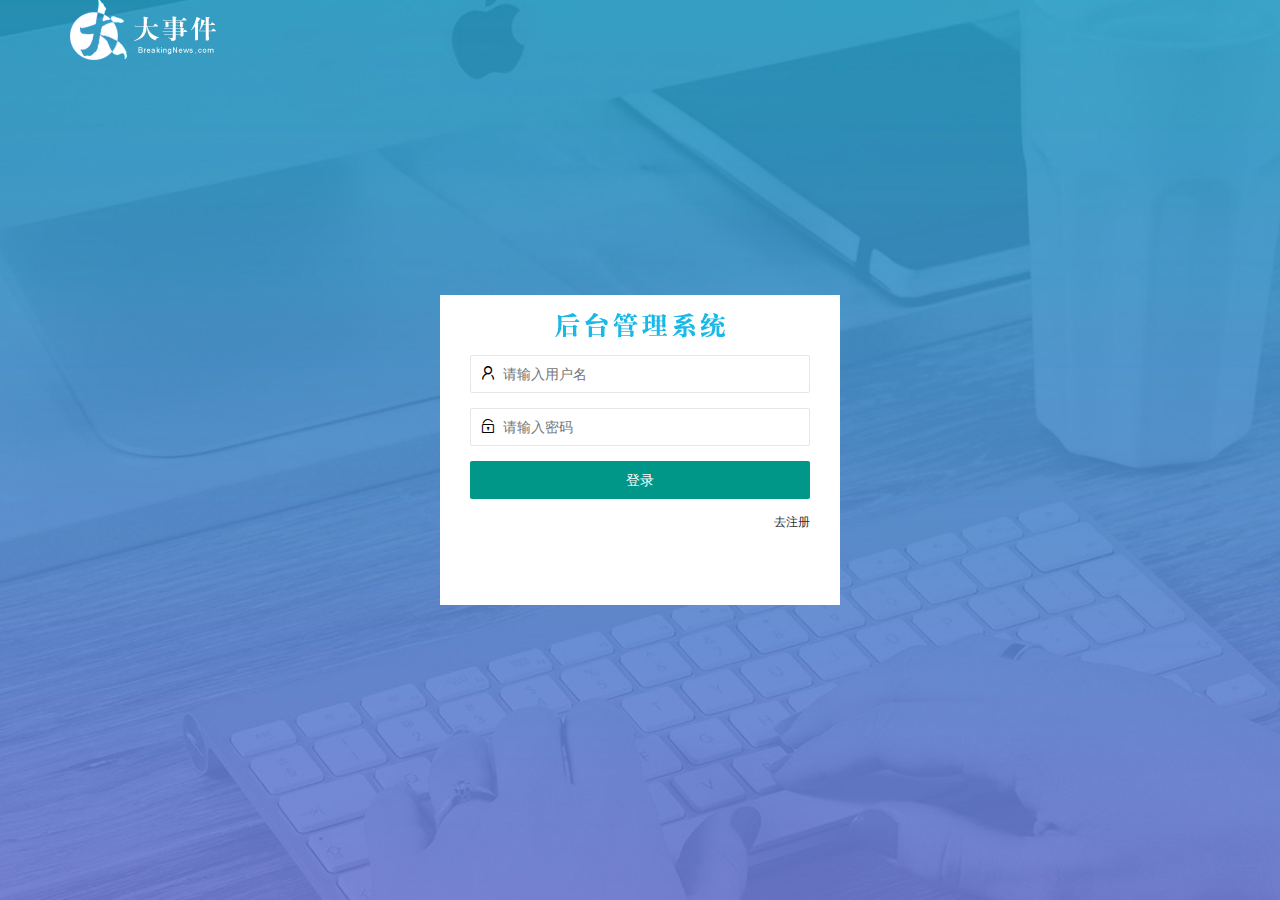
<file: login.html>
<!DOCTYPE html>
<html lang="en">

<head>
    <meta charset="UTF-8">
    <meta name="viewport" content="width=device-width, initial-scale=1.0">
    <title>Document</title>
    <link rel="stylesheet" href="/assets/css/login.css">
    <link rel="stylesheet" href="/assets/lib/layui/css/layui.css">
</head>

<body>
    <div class="loginReg">
        <div class="title layui-main">
            <img src="/assets/images/logo.png" alt="">
        </div>
        <div class="logBigbox">
            <div class="title-box"></div>
            <div class="log-box">
                <form class="layui-form" id="log-form">
                    <div class="layui-form-item">
                        <i class="layui-icon layui-icon-username"></i>
                        <input type="text" name="username" required lay-verify="required" placeholder="请输入用户名" autocomplete="off" class="layui-input">
                    </div>
                    <div class="layui-form-item">
                        <i class="layui-icon layui-icon-password"></i>
                        <input type="password" name="password" required lay-verify="required|pwd" placeholder="请输入密码" autocomplete="off" class="layui-input">
                    </div>
                    <div class="layui-form-item">
                        <button class="layui-btn layui-btn-fluid" lay-submit>登录</button>
                    </div>
                    <div class="layui-form-item links">
                        <a href="javascript:;" id="link_reg">去注册</a>
                    </div>
                </form>
                <!-- <a href="javascript:;" id="link_reg">去注册</a> -->

            </div>
            <div class="reg-box">
                <form class="layui-form" id="reg-form">
                    <div class="layui-form-item">
                        <i class="layui-icon layui-icon-username"></i>
                        <input type="text" name="username" required lay-verify="required" placeholder="请输入用户名" autocomplete="off" class="layui-input">
                    </div>
                    <div class="layui-form-item">
                        <i class="layui-icon layui-icon-password"></i>
                        <input type="password" name="password" required lay-verify="required|pwd" placeholder="请输入密码" autocomplete="off" class="layui-input">
                    </div>
                    <div class="layui-form-item">
                        <i class="layui-icon layui-icon-password"></i>
                        <input type="password" name="repassword" required lay-verify="required|pwd|repwd" placeholder="请再次输入密码" autocomplete="off" class="layui-input">
                    </div>
                    <div class="layui-form-item">
                        <button class="layui-btn layui-btn-fluid" lay-submit>注册</button>
                    </div>
                    <div class="layui-form-item links">
                        <a href="javascript:;" id="link_log">去登录</a>
                    </div>
                </form>
                <!-- <a href="javascript:;" id="link_log">去登录</a> -->

            </div>
        </div>
    </div>
</body>
<script src="/assets/lib/layui/layui.all.js"></script>
<script src="/assets/lib/jquery.js"></script>
<script src="/assets/js/baseAPI.js"></script>
<script src="/assets/js/login.js"></script>

</html>
</file>
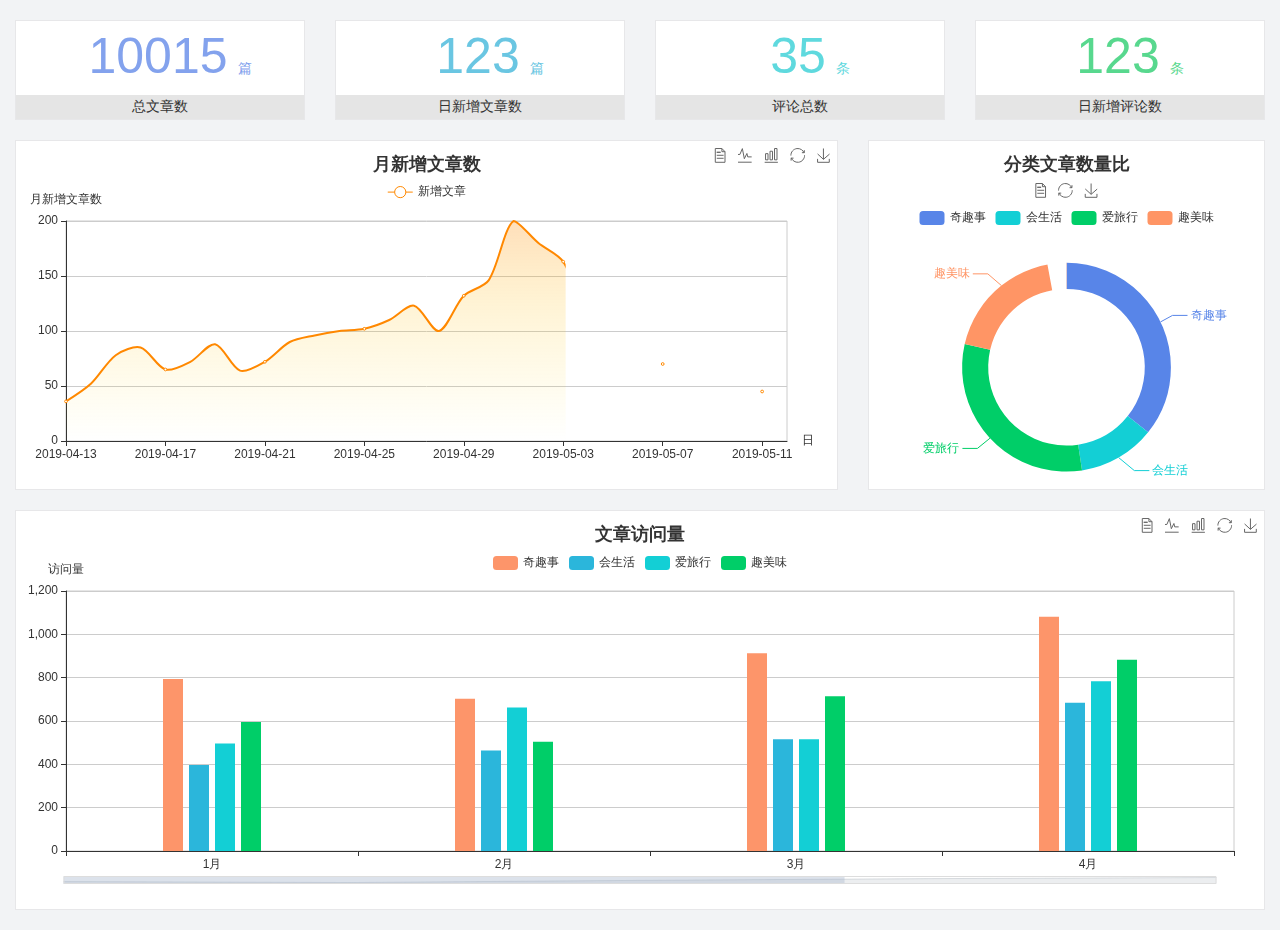
<file: home/dashboard.html>
<!DOCTYPE html>
<html lang="en">

<head>
  <meta charset="UTF-8">
  <meta name="viewport" content="width=device-width, initial-scale=1.0">
  <meta http-equiv="X-UA-Compatible" content="ie=edge">
  <title>图表统计</title>
  <link rel="stylesheet" href="../../assets/lib/bootstrap.css" />
  <link rel="stylesheet" href="../../assets/lib/main.css" />
  <script src="../../assets/lib/jquery.js"></script>
  <script type="text/javascript" src="../../assets/lib/echarts.min.js"></script>
</head>

<body>
  <div class="container-fluid">
    <div class="row spannel_list">
      <div class="col-sm-3 col-xs-6">
        <div class="spannel">
          <em>10015</em><span>篇</span>
          <b>总文章数</b>
        </div>
      </div>
      <div class="col-sm-3 col-xs-6">
        <div class="spannel scolor01">
          <em>123</em><span>篇</span>
          <b>日新增文章数</b>
        </div>
      </div>
      <div class="col-sm-3 col-xs-6">
        <div class="spannel scolor02">
          <em>35</em><span>条</span>
          <b>评论总数</b>
        </div>
      </div>
      <div class="col-sm-3 col-xs-6">
        <div class="spannel scolor03">
          <em>123</em><span>条</span>
          <b>日新增评论数</b>
        </div>
      </div>
    </div>
  </div>

  <div class="container-fluid">
    <div class="row curve-pie">
      <div class="col-lg-8 col-md-8">
        <div class="gragh_pannel" id="curve_show"></div>
      </div>
      <div class="col-lg-4 col-md-4">
        <div class="gragh_pannel" id="pie_show"></div>
      </div>
    </div>
  </div>

  <div class="container-fluid">
    <div class="column_pannel" id="column_show"></div>
  </div>

  <script>
    var oChart = echarts.init(document.getElementById('curve_show'));
    var aList_all = [
      { 'count': 36, 'date': '2019-04-13' },
      { 'count': 52, 'date': '2019-04-14' },
      { 'count': 78, 'date': '2019-04-15' },
      { 'count': 85, 'date': '2019-04-16' },
      { 'count': 65, 'date': '2019-04-17' },
      { 'count': 72, 'date': '2019-04-18' },
      { 'count': 88, 'date': '2019-04-19' },
      { 'count': 64, 'date': '2019-04-20' },
      { 'count': 72, 'date': '2019-04-21' },
      { 'count': 90, 'date': '2019-04-22' },
      { 'count': 96, 'date': '2019-04-23' },
      { 'count': 100, 'date': '2019-04-24' },
      { 'count': 102, 'date': '2019-04-25' },
      { 'count': 110, 'date': '2019-04-26' },
      { 'count': 123, 'date': '2019-04-27' },
      { 'count': 100, 'date': '2019-04-28' },
      { 'count': 132, 'date': '2019-04-29' },
      { 'count': 146, 'date': '2019-04-30' },
      { 'count': 200, 'date': '2019-05-01' },
      { 'count': 180, 'date': '2019-05-02' },
      { 'count': 163, 'date': '2019-05-03' },
      { 'count': 110, 'date': '2019-05-04' },
      { 'count': 80, 'date': '2019-05-05' },
      { 'count': 82, 'date': '2019-05-06' },
      { 'count': 70, 'date': '2019-05-07' },
      { 'count': 65, 'date': '2019-05-08' },
      { 'count': 54, 'date': '2019-05-09' },
      { 'count': 40, 'date': '2019-05-10' },
      { 'count': 45, 'date': '2019-05-11' },
      { 'count': 38, 'date': '2019-05-12' },
    ];

    let aCount = [];
    let aDate = [];

    for (var i = 0; i < aList_all.length; i++) {
      aCount.push(aList_all[i].count);
      aDate.push(aList_all[i].date);
    }

    var chartopt = {
      title: {
        text: '月新增文章数',
        left: 'center',
        top: '10'
      },
      tooltip: {
        trigger: 'axis'
      },
      legend: {
        data: ['新增文章'],
        top: '40'
      },
      toolbox: {
        show: true,
        feature: {
          mark: { show: true },
          dataView: { show: true, readOnly: false },
          magicType: { show: true, type: ['line', 'bar'] },
          restore: { show: true },
          saveAsImage: { show: true }
        }
      },
      calculable: true,
      xAxis: [
        {
          name: '日',
          type: 'category',
          boundaryGap: false,
          data: aDate
        }
      ],
      yAxis: [
        {
          name: '月新增文章数',
          type: 'value'
        }
      ],
      series: [
        {
          name: '新增文章',
          type: 'line',
          smooth: true,
          itemStyle: { normal: { areaStyle: { type: 'default' }, color: '#f80' }, lineStyle: { color: '#f80' } },
          data: aCount
        }],
      areaStyle: {
        normal: {
          color: new echarts.graphic.LinearGradient(0, 0, 0, 1, [{
            offset: 0,
            color: 'rgba(255,136,0,0.39)'
          }, {
            offset: .34,
            color: 'rgba(255,180,0,0.25)'
          }, {
            offset: 1,
            color: 'rgba(255,222,0,0.00)'
          }])

        }
      },
      grid: {
        show: true,
        x: 50,
        x2: 50,
        y: 80,
        height: 220
      }
    };

    oChart.setOption(chartopt);


    var oPie = echarts.init(document.getElementById('pie_show'));
    var oPieopt =
    {
      title: {
        top: 10,
        text: '分类文章数量比',
        x: 'center'
      },
      tooltip: {
        trigger: 'item',
        formatter: "{a} <br/>{b} : {c} ({d}%)"
      },
      color: ['#5885e8', '#13cfd5', '#00ce68', '#ff9565'],
      legend: {
        x: 'center',
        top: 65,
        data: ['奇趣事', '会生活', '爱旅行', '趣美味']
      },
      toolbox: {
        show: true,
        x: 'center',
        top: 35,
        feature: {
          mark: { show: true },
          dataView: { show: true, readOnly: false },
          magicType: {
            show: true,
            type: ['pie', 'funnel'],
            option: {
              funnel: {
                x: '25%',
                width: '50%',
                funnelAlign: 'left',
                max: 1548
              }
            }
          },
          restore: { show: true },
          saveAsImage: { show: true }
        }
      },
      calculable: true,
      series: [
        {
          name: '访问来源',
          type: 'pie',
          radius: ['45%', '60%'],
          center: ['50%', '65%'],
          data: [
            { value: 300, name: '奇趣事' },
            { value: 100, name: '会生活' },
            { value: 260, name: '爱旅行' },
            { value: 180, name: '趣美味' }
          ]
        }
      ]
    };
    oPie.setOption(oPieopt);



    var oColumn = this.echarts.init(document.getElementById('column_show'));
    var oColumnopt =
    {
      title: {
        text: '文章访问量',
        left: 'center',
        top: '10'
      },
      tooltip: {
        trigger: 'axis'
      },
      legend: {
        data: ['奇趣事', '会生活', '爱旅行', '趣美味'],
        top: '40'
      },
      toolbox: {
        show: true,
        feature: {
          mark: { show: true },
          dataView: { show: true, readOnly: false },
          magicType: { show: true, type: ['line', 'bar'] },
          restore: { show: true },
          saveAsImage: { show: true }
        }
      },
      calculable: true,
      xAxis: [
        {
          type: 'category',
          data: ['1月', '2月', '3月', '4月', '5月']
        }
      ],
      yAxis: [
        {
          name: '访问量',
          type: 'value'
        }
      ],
      series: [
        {
          name: '奇趣事',
          type: 'bar',
          barWidth: 20,
          itemStyle: {
            normal: { areaStyle: { type: 'default' }, color: '#fd956a' }
          },
          data: [800, 708, 920, 1090, 1200]
        },
        {
          name: '会生活',
          type: 'bar',
          barWidth: 20,
          itemStyle: {
            normal: { areaStyle: { type: 'default' }, color: '#2bb6db' }
          },
          data: [400, 468, 520, 690, 800]
        },
        {
          name: '爱旅行',
          type: 'bar',
          barWidth: 20,
          itemStyle: {
            normal: { areaStyle: { type: 'default' }, color: '#13cfd5' }
          },
          data: [500, 668, 520, 790, 900]
        },
        {
          name: '趣美味',
          type: 'bar',
          barWidth: 20,
          itemStyle: {
            normal: { areaStyle: { type: 'default' }, color: '#00ce68' }
          },
          data: [600, 508, 720, 890, 1000]
        }
      ],
      grid: {
        show: true,
        x: 50,
        x2: 30,
        y: 80,
        height: 260
      },
      dataZoom: [//给x轴设置滚动条
        {
          start: 0,//默认为0
          end: 100 - 1000 / 31,//默认为100
          type: 'slider',
          show: true,
          xAxisIndex: [0],
          handleSize: 0,//滑动条的 左右2个滑动条的大小
          height: 8,//组件高度
          left: 45, //左边的距离
          right: 50,//右边的距离
          bottom: 26,//右边的距离
          handleColor: '#ddd',//h滑动图标的颜色
          handleStyle: {
            borderColor: "#cacaca",
            borderWidth: "1",
            shadowBlur: 2,
            background: "#ddd",
            shadowColor: "#ddd",
          }
        }]
    };
    oColumn.setOption(oColumnopt);
  </script>
</body>

</html>
</file>
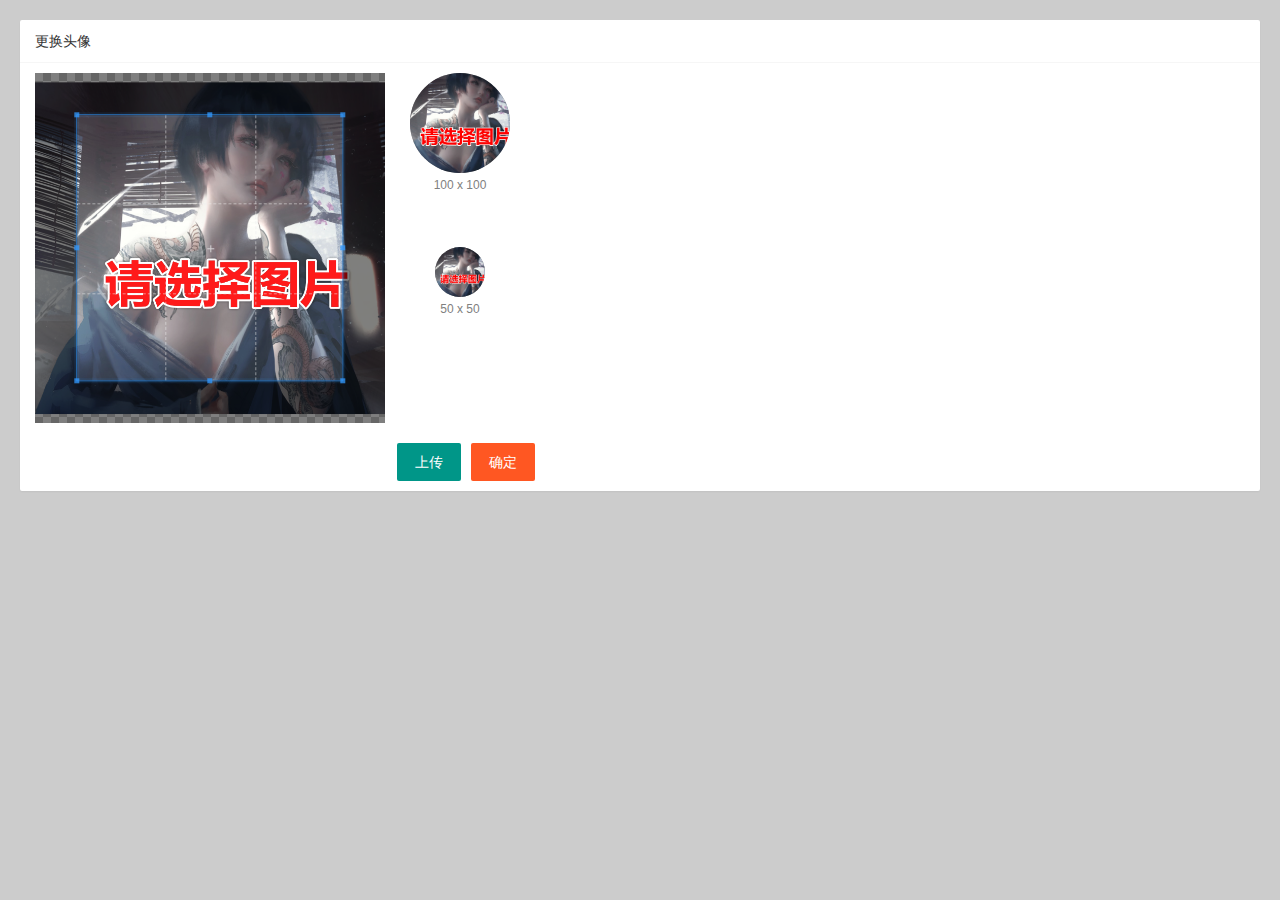
<file: user/user_avant.html>
<!DOCTYPE html>
<html lang="en">

<head>
    <meta charset="UTF-8">
    <meta name="viewport" content="width=device-width, initial-scale=1.0">
    <title>Document</title>
    <link rel="stylesheet" href="/assets/lib/layui/css/layui.css">
    <link rel="stylesheet" href="/assets/lib/cropper/cropper.css">
    <link rel="stylesheet" href="/assets/user/user_comment.css">
    <link rel="stylesheet" href="/assets/user/user_avant.css">
</head>

<body>
    <div class="layui-card">
        <div class="layui-card-header">更换头像</div>
        <div class="layui-card-body">
            <div class="row1">
                <!-- 图片裁剪区域 -->
                <div class="cropper-box">
                    <!-- 这个 img 标签很重要，将来会把它初始化为裁剪区域 -->
                    <img id="image" src="/assets/images/xuanze.png" />
                </div>
                <!-- 图片的预览区域 -->
                <div class="preview-box">
                    <div>
                        <!-- 宽高为 100px 的预览区域 -->
                        <div class="img-preview w100"></div>
                        <p class="size">100 x 100</p>
                    </div>
                    <div>
                        <!-- 宽高为 50px 的预览区域 -->
                        <div class="img-preview w50"></div>
                        <p class="size">50 x 50</p>
                    </div>
                </div>
            </div>
            <div class="row2">
                <input type="file" id="file" style="display: none;" accept="image/png,image/jpeg" />
                <button type="button" class="layui-btn" id="btnscimag">上传</button>
                <button type="button" class="layui-btn layui-btn-danger" id="imsure">确定</button>
            </div>
        </div>
    </div>
</body>
<script src="/assets/lib/jquery.js"></script>
<script src="/assets/lib/layui/layui.all.js"></script>
<script src="/assets/js/baseAPI.js"></script>
<script src="/assets/lib/cropper/Cropper.js"></script>
<script src="/assets/lib/cropper/jquery-cropper.js"></script>
<script src="/assets/js/user/user_avant.js"></script>

</html>
</file>
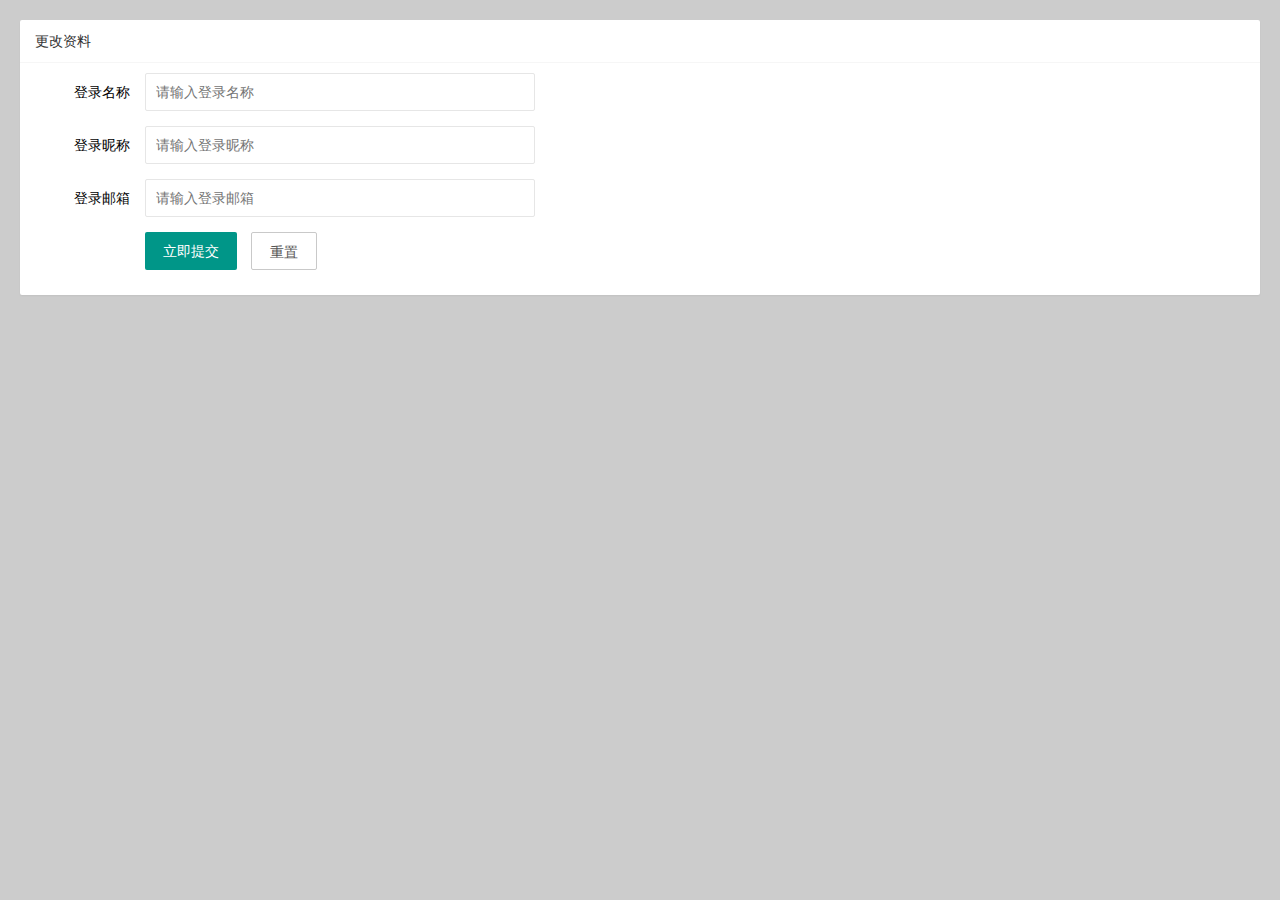
<file: user/user_infor.html>
<!DOCTYPE html>
<html lang="en">

<head>
    <meta charset="UTF-8">
    <meta name="viewport" content="width=device-width, initial-scale=1.0">
    <title>Document</title>
    <link rel="stylesheet" href="/assets/lib/layui/css/layui.css">
    <link rel="stylesheet" href="/assets/user/user_comment.css">
    <link rel="stylesheet" href="/assets/user/user_infor.css">
</head>

<body>
    <div class="layui-card">
        <div class="layui-card-header">更改资料</div>
        <div class="layui-card-body">
            <form class="layui-form" lay-filter="formlist">
                <input type="text" name="id" style="display: none;">
                <div class="layui-form-item">
                    <label class="layui-form-label">登录名称</label>
                    <div class="layui-input-block">
                        <input type="text" name="username" required lay-verify="required" placeholder="请输入登录名称" autocomplete="off" class="layui-input" readonly>
                    </div>
                </div>
                <div class="layui-form-item">
                    <label class="layui-form-label">登录昵称</label>
                    <div class="layui-input-block">
                        <input type="text" name="nickname" required lay-verify="required|nick" placeholder="请输入登录昵称" autocomplete="off" class="layui-input">
                    </div>
                </div>
                <div class="layui-form-item">
                    <label class="layui-form-label">登录邮箱</label>
                    <div class="layui-input-block">
                        <input type="text" name="email" required lay-verify="required|email" placeholder="请输入登录邮箱" autocomplete="off" class="layui-input">
                    </div>
                </div>
                <div class="layui-form-item">
                    <div class="layui-input-block">
                        <button class="layui-btn" lay-submit lay-filter="formDemo">立即提交</button>
                        <button type="reset" class="layui-btn layui-btn-primary" id="btnrest">重置</button>
                    </div>
                </div>
            </form>
        </div>
    </div>
</body>
<script src="/assets/lib/jquery.js"></script>
<script src="/assets/lib/layui/layui.all.js"></script>
<script src="/assets/js/baseAPI.js"></script>
<script src="/assets/js/user/user_infor.js"></script>

</html>
</file>
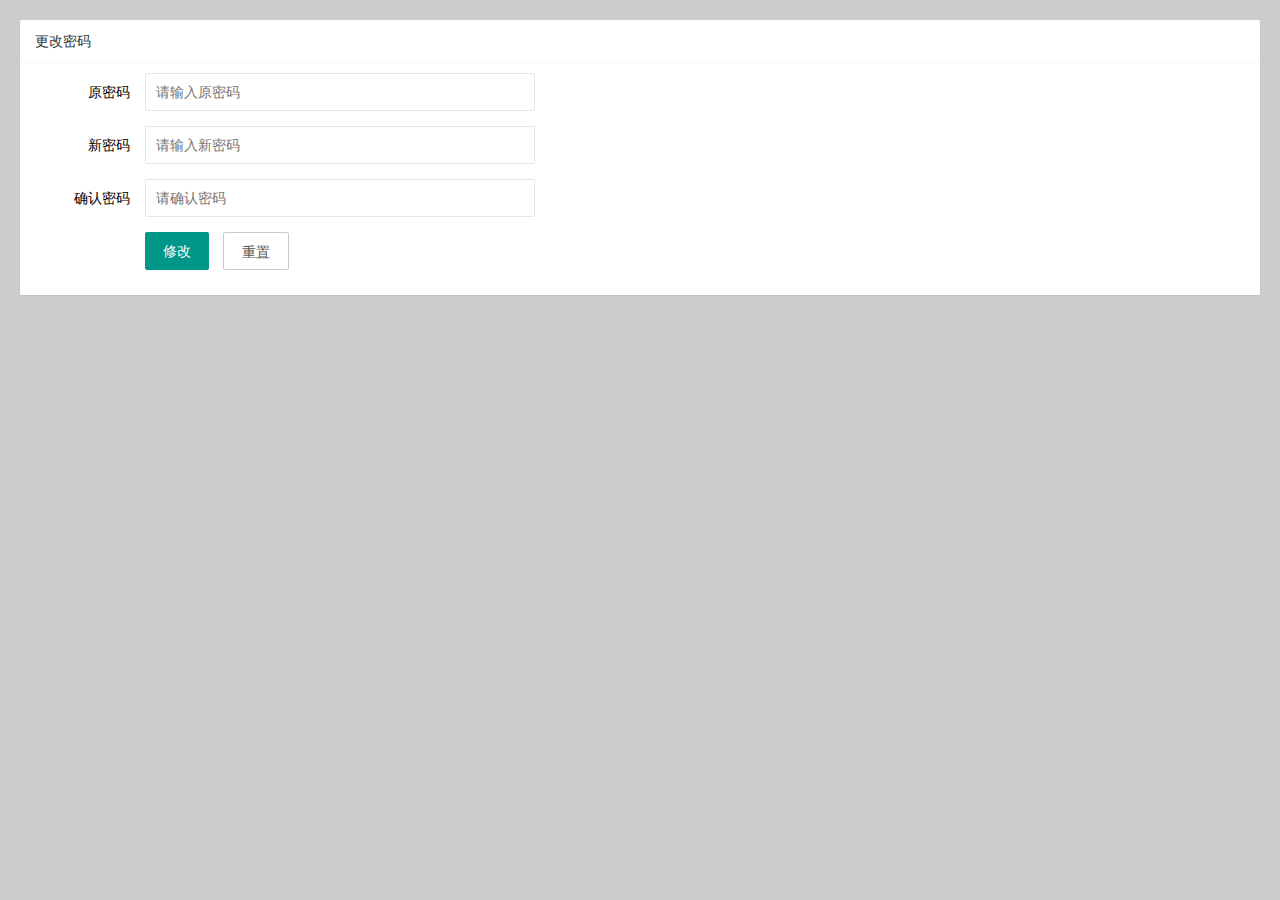
<file: user/user_pwd.html>
<!DOCTYPE html>
<html lang="en">

<head>
    <meta charset="UTF-8">
    <meta name="viewport" content="width=device-width, initial-scale=1.0">
    <title>Document</title>
    <link rel="stylesheet" href="/assets/lib/layui/css/layui.css">
    <link rel="stylesheet" href="/assets/user/user_comment.css">
</head>

<body>
    <div class="layui-card">
        <div class="layui-card-header">更改密码</div>
        <div class="layui-card-body">
            <form class="layui-form" lay-filter="formlist">
                <input type="text" name="id" style="display: none;">
                <div class="layui-form-item">
                    <label class="layui-form-label">原密码</label>
                    <div class="layui-input-block">
                        <input type="password" name="oldPwd" required lay-verify="required" placeholder="请输入原密码" autocomplete="off" class="layui-input">
                    </div>
                </div>
                <div class="layui-form-item">
                    <label class="layui-form-label">新密码</label>
                    <div class="layui-input-block">
                        <input type="password" name="newPwd" required lay-verify="required|pwd" placeholder="请输入新密码" autocomplete="off" class="layui-input">
                    </div>
                </div>
                <div class="layui-form-item">
                    <label class="layui-form-label">确认密码</label>
                    <div class="layui-input-block">
                        <input type="password" name="conf" required lay-verify="required|conf" placeholder="请确认密码" autocomplete="off" class="layui-input">
                    </div>
                </div>
                <div class="layui-form-item">
                    <div class="layui-input-block">
                        <button class="layui-btn" lay-submit lay-filter="formDemo">修改</button>
                        <button type="reset" class="layui-btn layui-btn-primary" id="btnrest">重置</button>
                    </div>
                </div>
        </div>
    </div>
</body>
<script src="/assets/lib/jquery.js"></script>
<script src="/assets/lib/layui/layui.all.js"></script>
<script src="/assets/js/baseAPI.js"></script>
<script src="/assets/js/user/user_pwd.js"></script>

</html>
</file>
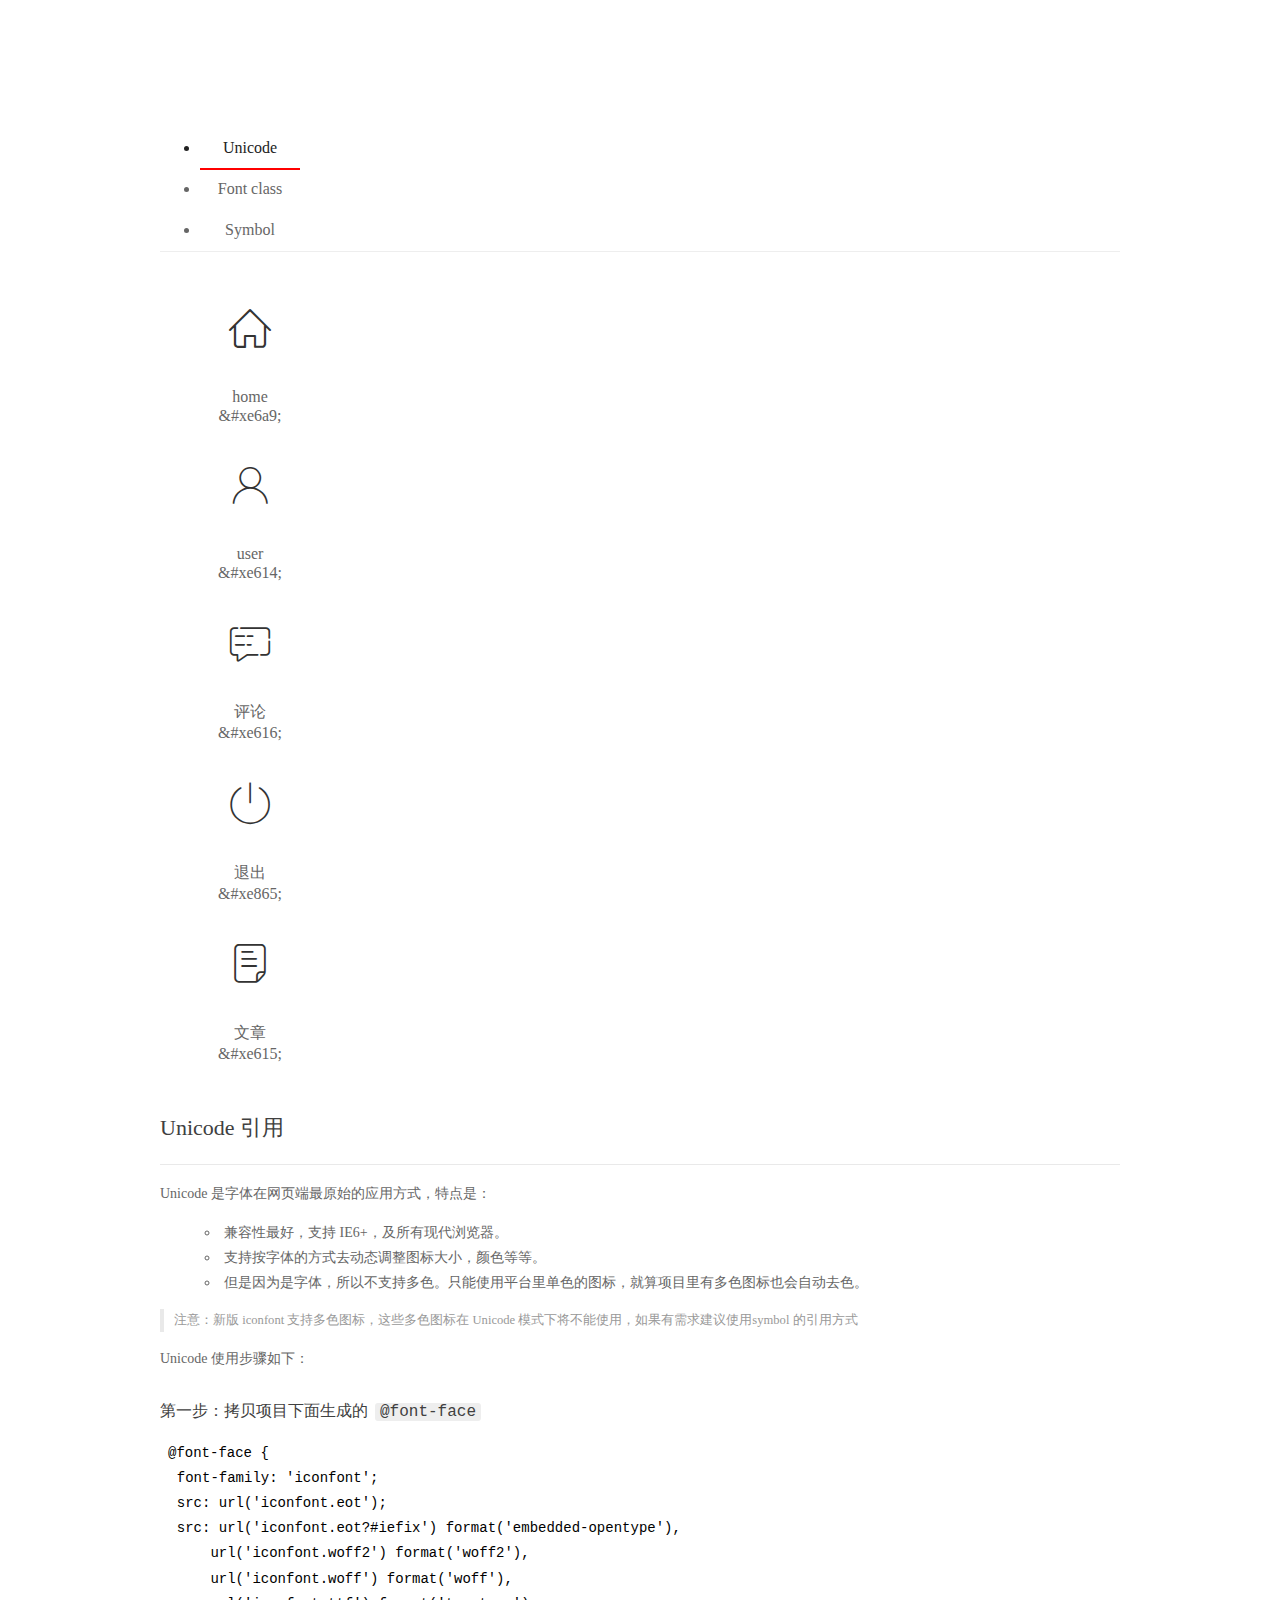
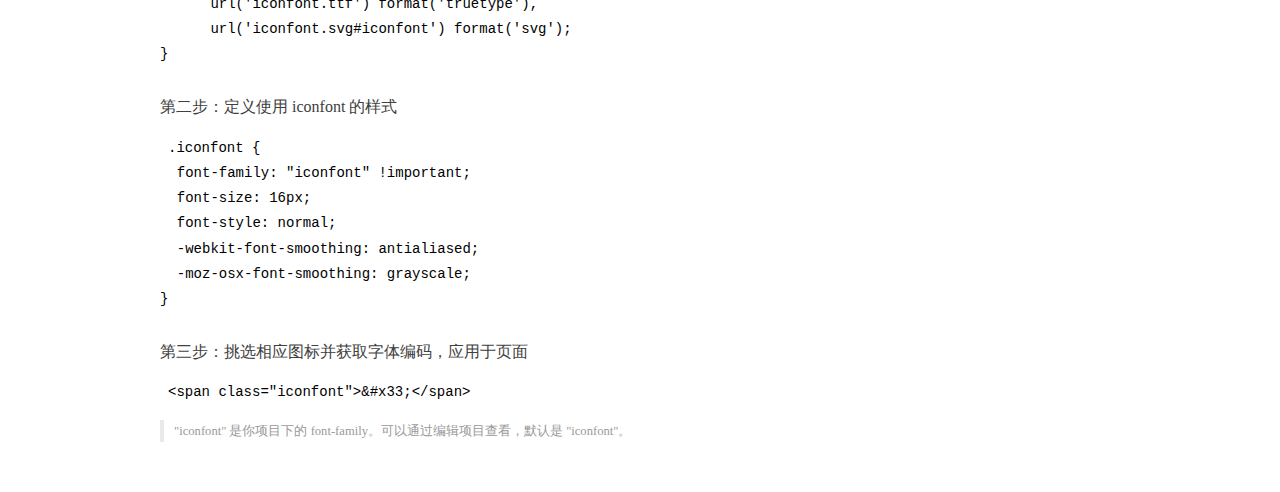
<file: assets/fonts/demo_index.html>
<!DOCTYPE html>
<html>
<head>
  <meta charset="utf-8"/>
  <title>IconFont Demo</title>
  <link rel="shortcut icon" href="https://gtms04.alicdn.com/tps/i4/TB1_oz6GVXXXXaFXpXXJDFnIXXX-64-64.ico" type="image/x-icon"/>
  <link rel="stylesheet" href="https://g.alicdn.com/thx/cube/1.3.2/cube.min.css">
  <link rel="stylesheet" href="demo.css">
  <link rel="stylesheet" href="iconfont.css">
  <script src="iconfont.js"></script>
  <!-- jQuery -->
  <script src="https://a1.alicdn.com/oss/uploads/2018/12/26/7bfddb60-08e8-11e9-9b04-53e73bb6408b.js"></script>
  <!-- 代码高亮 -->
  <script src="https://a1.alicdn.com/oss/uploads/2018/12/26/a3f714d0-08e6-11e9-8a15-ebf944d7534c.js"></script>
</head>
<body>
  <div class="main">
    <h1 class="logo"><a href="https://www.iconfont.cn/" title="iconfont 首页" target="_blank">&#xe86b;</a></h1>
    <div class="nav-tabs">
      <ul id="tabs" class="dib-box">
        <li class="dib active"><span>Unicode</span></li>
        <li class="dib"><span>Font class</span></li>
        <li class="dib"><span>Symbol</span></li>
      </ul>
      
    </div>
    <div class="tab-container">
      <div class="content unicode" style="display: block;">
          <ul class="icon_lists dib-box">
          
            <li class="dib">
              <span class="icon iconfont">&#xe6a9;</span>
                <div class="name">home</div>
                <div class="code-name">&amp;#xe6a9;</div>
              </li>
          
            <li class="dib">
              <span class="icon iconfont">&#xe614;</span>
                <div class="name">user</div>
                <div class="code-name">&amp;#xe614;</div>
              </li>
          
            <li class="dib">
              <span class="icon iconfont">&#xe616;</span>
                <div class="name">评论</div>
                <div class="code-name">&amp;#xe616;</div>
              </li>
          
            <li class="dib">
              <span class="icon iconfont">&#xe865;</span>
                <div class="name">退出</div>
                <div class="code-name">&amp;#xe865;</div>
              </li>
          
            <li class="dib">
              <span class="icon iconfont">&#xe615;</span>
                <div class="name">文章</div>
                <div class="code-name">&amp;#xe615;</div>
              </li>
          
          </ul>
          <div class="article markdown">
          <h2 id="unicode-">Unicode 引用</h2>
          <hr>

          <p>Unicode 是字体在网页端最原始的应用方式，特点是：</p>
          <ul>
            <li>兼容性最好，支持 IE6+，及所有现代浏览器。</li>
            <li>支持按字体的方式去动态调整图标大小，颜色等等。</li>
            <li>但是因为是字体，所以不支持多色。只能使用平台里单色的图标，就算项目里有多色图标也会自动去色。</li>
          </ul>
          <blockquote>
            <p>注意：新版 iconfont 支持多色图标，这些多色图标在 Unicode 模式下将不能使用，如果有需求建议使用symbol 的引用方式</p>
          </blockquote>
          <p>Unicode 使用步骤如下：</p>
          <h3 id="-font-face">第一步：拷贝项目下面生成的 <code>@font-face</code></h3>
<pre><code class="language-css"
>@font-face {
  font-family: 'iconfont';
  src: url('iconfont.eot');
  src: url('iconfont.eot?#iefix') format('embedded-opentype'),
      url('iconfont.woff2') format('woff2'),
      url('iconfont.woff') format('woff'),
      url('iconfont.ttf') format('truetype'),
      url('iconfont.svg#iconfont') format('svg');
}
</code></pre>
          <h3 id="-iconfont-">第二步：定义使用 iconfont 的样式</h3>
<pre><code class="language-css"
>.iconfont {
  font-family: "iconfont" !important;
  font-size: 16px;
  font-style: normal;
  -webkit-font-smoothing: antialiased;
  -moz-osx-font-smoothing: grayscale;
}
</code></pre>
          <h3 id="-">第三步：挑选相应图标并获取字体编码，应用于页面</h3>
<pre>
<code class="language-html"
>&lt;span class="iconfont"&gt;&amp;#x33;&lt;/span&gt;
</code></pre>
          <blockquote>
            <p>"iconfont" 是你项目下的 font-family。可以通过编辑项目查看，默认是 "iconfont"。</p>
          </blockquote>
          </div>
      </div>
      <div class="content font-class">
        <ul class="icon_lists dib-box">
          
          <li class="dib">
            <span class="icon iconfont icon-home"></span>
            <div class="name">
              home
            </div>
            <div class="code-name">.icon-home
            </div>
          </li>
          
          <li class="dib">
            <span class="icon iconfont icon-user"></span>
            <div class="name">
              user
            </div>
            <div class="code-name">.icon-user
            </div>
          </li>
          
          <li class="dib">
            <span class="icon iconfont icon-pinglun"></span>
            <div class="name">
              评论
            </div>
            <div class="code-name">.icon-pinglun
            </div>
          </li>
          
          <li class="dib">
            <span class="icon iconfont icon-tuichu"></span>
            <div class="name">
              退出
            </div>
            <div class="code-name">.icon-tuichu
            </div>
          </li>
          
          <li class="dib">
            <span class="icon iconfont icon-16"></span>
            <div class="name">
              文章
            </div>
            <div class="code-name">.icon-16
            </div>
          </li>
          
        </ul>
        <div class="article markdown">
        <h2 id="font-class-">font-class 引用</h2>
        <hr>

        <p>font-class 是 Unicode 使用方式的一种变种，主要是解决 Unicode 书写不直观，语意不明确的问题。</p>
        <p>与 Unicode 使用方式相比，具有如下特点：</p>
        <ul>
          <li>兼容性良好，支持 IE8+，及所有现代浏览器。</li>
          <li>相比于 Unicode 语意明确，书写更直观。可以很容易分辨这个 icon 是什么。</li>
          <li>因为使用 class 来定义图标，所以当要替换图标时，只需要修改 class 里面的 Unicode 引用。</li>
          <li>不过因为本质上还是使用的字体，所以多色图标还是不支持的。</li>
        </ul>
        <p>使用步骤如下：</p>
        <h3 id="-fontclass-">第一步：引入项目下面生成的 fontclass 代码：</h3>
<pre><code class="language-html">&lt;link rel="stylesheet" href="./iconfont.css"&gt;
</code></pre>
        <h3 id="-">第二步：挑选相应图标并获取类名，应用于页面：</h3>
<pre><code class="language-html">&lt;span class="iconfont icon-xxx"&gt;&lt;/span&gt;
</code></pre>
        <blockquote>
          <p>"
            iconfont" 是你项目下的 font-family。可以通过编辑项目查看，默认是 "iconfont"。</p>
        </blockquote>
      </div>
      </div>
      <div class="content symbol">
          <ul class="icon_lists dib-box">
          
            <li class="dib">
                <svg class="icon svg-icon" aria-hidden="true">
                  <use xlink:href="#icon-home"></use>
                </svg>
                <div class="name">home</div>
                <div class="code-name">#icon-home</div>
            </li>
          
            <li class="dib">
                <svg class="icon svg-icon" aria-hidden="true">
                  <use xlink:href="#icon-user"></use>
                </svg>
                <div class="name">user</div>
                <div class="code-name">#icon-user</div>
            </li>
          
            <li class="dib">
                <svg class="icon svg-icon" aria-hidden="true">
                  <use xlink:href="#icon-pinglun"></use>
                </svg>
                <div class="name">评论</div>
                <div class="code-name">#icon-pinglun</div>
            </li>
          
            <li class="dib">
                <svg class="icon svg-icon" aria-hidden="true">
                  <use xlink:href="#icon-tuichu"></use>
                </svg>
                <div class="name">退出</div>
                <div class="code-name">#icon-tuichu</div>
            </li>
          
            <li class="dib">
                <svg class="icon svg-icon" aria-hidden="true">
                  <use xlink:href="#icon-16"></use>
                </svg>
                <div class="name">文章</div>
                <div class="code-name">#icon-16</div>
            </li>
          
          </ul>
          <div class="article markdown">
          <h2 id="symbol-">Symbol 引用</h2>
          <hr>

          <p>这是一种全新的使用方式，应该说这才是未来的主流，也是平台目前推荐的用法。相关介绍可以参考这篇<a href="">文章</a>
            这种用法其实是做了一个 SVG 的集合，与另外两种相比具有如下特点：</p>
          <ul>
            <li>支持多色图标了，不再受单色限制。</li>
            <li>通过一些技巧，支持像字体那样，通过 <code>font-size</code>, <code>color</code> 来调整样式。</li>
            <li>兼容性较差，支持 IE9+，及现代浏览器。</li>
            <li>浏览器渲染 SVG 的性能一般，还不如 png。</li>
          </ul>
          <p>使用步骤如下：</p>
          <h3 id="-symbol-">第一步：引入项目下面生成的 symbol 代码：</h3>
<pre><code class="language-html">&lt;script src="./iconfont.js"&gt;&lt;/script&gt;
</code></pre>
          <h3 id="-css-">第二步：加入通用 CSS 代码（引入一次就行）：</h3>
<pre><code class="language-html">&lt;style&gt;
.icon {
  width: 1em;
  height: 1em;
  vertical-align: -0.15em;
  fill: currentColor;
  overflow: hidden;
}
&lt;/style&gt;
</code></pre>
          <h3 id="-">第三步：挑选相应图标并获取类名，应用于页面：</h3>
<pre><code class="language-html">&lt;svg class="icon" aria-hidden="true"&gt;
  &lt;use xlink:href="#icon-xxx"&gt;&lt;/use&gt;
&lt;/svg&gt;
</code></pre>
          </div>
      </div>

    </div>
  </div>
  <script>
  $(document).ready(function () {
      $('.tab-container .content:first').show()

      $('#tabs li').click(function (e) {
        var tabContent = $('.tab-container .content')
        var index = $(this).index()

        if ($(this).hasClass('active')) {
          return
        } else {
          $('#tabs li').removeClass('active')
          $(this).addClass('active')

          tabContent.hide().eq(index).fadeIn()
        }
      })
    })
  </script>
</body>
</html>
</file>
<file: assets/css/login.css>
html,
body {
    padding: 0;
    margin: 0;
    height: 100%;
    width: 100%;
    background: url(/assets/images/login_bg.jpg) no-repeat center;
    background-size: cover;
}

.logBigbox {
    width: 400px;
    height: 310px;
    background-color: #fff;
    position: absolute;
    left: 50%;
    top: 50%;
    transform: translate(-50%, -50%);
}

.title-box {
    height: 60px;
    background: url('/assets/images/login_title.png') no-repeat center;
}

.reg-box {
    display: none;
}

.layui-form {
    padding: 0 30px;
}

.links {
    display: flex;
    justify-content: flex-end;
}

.links a {
    font-size: 12px;
}

.layui-form-item {
    position: relative;
}

.layui-icon {
    position: absolute;
    left: 10px;
    top: 10px;
}

.layui-form-item .layui-input {
    padding-left: 32px;
}
</file>
<file: assets/lib/layui/css/layui.css>
/** layui-v2.5.5 MIT License By https://www.layui.com */
 .layui-inline,img{display:inline-block;vertical-align:middle}h1,h2,h3,h4,h5,h6{font-weight:400}.layui-edge,.layui-header,.layui-inline,.layui-main{position:relative}.layui-body,.layui-edge,.layui-elip{overflow:hidden}.layui-btn,.layui-edge,.layui-inline,img{vertical-align:middle}.layui-btn,.layui-disabled,.layui-icon,.layui-unselect{-moz-user-select:none;-webkit-user-select:none;-ms-user-select:none}.layui-elip,.layui-form-checkbox span,.layui-form-pane .layui-form-label{text-overflow:ellipsis;white-space:nowrap}.layui-breadcrumb,.layui-tree-btnGroup{visibility:hidden}blockquote,body,button,dd,div,dl,dt,form,h1,h2,h3,h4,h5,h6,input,li,ol,p,pre,td,textarea,th,ul{margin:0;padding:0;-webkit-tap-highlight-color:rgba(0,0,0,0)}a:active,a:hover{outline:0}img{border:none}li{list-style:none}table{border-collapse:collapse;border-spacing:0}h4,h5,h6{font-size:100%}button,input,optgroup,option,select,textarea{font-family:inherit;font-size:inherit;font-style:inherit;font-weight:inherit;outline:0}pre{white-space:pre-wrap;white-space:-moz-pre-wrap;white-space:-pre-wrap;white-space:-o-pre-wrap;word-wrap:break-word}body{line-height:24px;font:14px Helvetica Neue,Helvetica,PingFang SC,Tahoma,Arial,sans-serif}hr{height:1px;margin:10px 0;border:0;clear:both}a{color:#333;text-decoration:none}a:hover{color:#777}a cite{font-style:normal;*cursor:pointer}.layui-border-box,.layui-border-box *{box-sizing:border-box}.layui-box,.layui-box *{box-sizing:content-box}.layui-clear{clear:both;*zoom:1}.layui-clear:after{content:'\20';clear:both;*zoom:1;display:block;height:0}.layui-inline{*display:inline;*zoom:1}.layui-edge{display:inline-block;width:0;height:0;border-width:6px;border-style:dashed;border-color:transparent}.layui-edge-top{top:-4px;border-bottom-color:#999;border-bottom-style:solid}.layui-edge-right{border-left-color:#999;border-left-style:solid}.layui-edge-bottom{top:2px;border-top-color:#999;border-top-style:solid}.layui-edge-left{border-right-color:#999;border-right-style:solid}.layui-disabled,.layui-disabled:hover{color:#d2d2d2!important;cursor:not-allowed!important}.layui-circle{border-radius:100%}.layui-show{display:block!important}.layui-hide{display:none!important}@font-face{font-family:layui-icon;src:url(../font/iconfont.eot?v=250);src:url(../font/iconfont.eot?v=250#iefix) format('embedded-opentype'),url(../font/iconfont.woff2?v=250) format('woff2'),url(../font/iconfont.woff?v=250) format('woff'),url(../font/iconfont.ttf?v=250) format('truetype'),url(../font/iconfont.svg?v=250#layui-icon) format('svg')}.layui-icon{font-family:layui-icon!important;font-size:16px;font-style:normal;-webkit-font-smoothing:antialiased;-moz-osx-font-smoothing:grayscale}.layui-icon-reply-fill:before{content:"\e611"}.layui-icon-set-fill:before{content:"\e614"}.layui-icon-menu-fill:before{content:"\e60f"}.layui-icon-search:before{content:"\e615"}.layui-icon-share:before{content:"\e641"}.layui-icon-set-sm:before{content:"\e620"}.layui-icon-engine:before{content:"\e628"}.layui-icon-close:before{content:"\1006"}.layui-icon-close-fill:before{content:"\1007"}.layui-icon-chart-screen:before{content:"\e629"}.layui-icon-star:before{content:"\e600"}.layui-icon-circle-dot:before{content:"\e617"}.layui-icon-chat:before{content:"\e606"}.layui-icon-release:before{content:"\e609"}.layui-icon-list:before{content:"\e60a"}.layui-icon-chart:before{content:"\e62c"}.layui-icon-ok-circle:before{content:"\1005"}.layui-icon-layim-theme:before{content:"\e61b"}.layui-icon-table:before{content:"\e62d"}.layui-icon-right:before{content:"\e602"}.layui-icon-left:before{content:"\e603"}.layui-icon-cart-simple:before{content:"\e698"}.layui-icon-face-cry:before{content:"\e69c"}.layui-icon-face-smile:before{content:"\e6af"}.layui-icon-survey:before{content:"\e6b2"}.layui-icon-tree:before{content:"\e62e"}.layui-icon-upload-circle:before{content:"\e62f"}.layui-icon-add-circle:before{content:"\e61f"}.layui-icon-download-circle:before{content:"\e601"}.layui-icon-templeate-1:before{content:"\e630"}.layui-icon-util:before{content:"\e631"}.layui-icon-face-surprised:before{content:"\e664"}.layui-icon-edit:before{content:"\e642"}.layui-icon-speaker:before{content:"\e645"}.layui-icon-down:before{content:"\e61a"}.layui-icon-file:before{content:"\e621"}.layui-icon-layouts:before{content:"\e632"}.layui-icon-rate-half:before{content:"\e6c9"}.layui-icon-add-circle-fine:before{content:"\e608"}.layui-icon-prev-circle:before{content:"\e633"}.layui-icon-read:before{content:"\e705"}.layui-icon-404:before{content:"\e61c"}.layui-icon-carousel:before{content:"\e634"}.layui-icon-help:before{content:"\e607"}.layui-icon-code-circle:before{content:"\e635"}.layui-icon-water:before{content:"\e636"}.layui-icon-username:before{content:"\e66f"}.layui-icon-find-fill:before{content:"\e670"}.layui-icon-about:before{content:"\e60b"}.layui-icon-location:before{content:"\e715"}.layui-icon-up:before{content:"\e619"}.layui-icon-pause:before{content:"\e651"}.layui-icon-date:before{content:"\e637"}.layui-icon-layim-uploadfile:before{content:"\e61d"}.layui-icon-delete:before{content:"\e640"}.layui-icon-play:before{content:"\e652"}.layui-icon-top:before{content:"\e604"}.layui-icon-friends:before{content:"\e612"}.layui-icon-refresh-3:before{content:"\e9aa"}.layui-icon-ok:before{content:"\e605"}.layui-icon-layer:before{content:"\e638"}.layui-icon-face-smile-fine:before{content:"\e60c"}.layui-icon-dollar:before{content:"\e659"}.layui-icon-group:before{content:"\e613"}.layui-icon-layim-download:before{content:"\e61e"}.layui-icon-picture-fine:before{content:"\e60d"}.layui-icon-link:before{content:"\e64c"}.layui-icon-diamond:before{content:"\e735"}.layui-icon-log:before{content:"\e60e"}.layui-icon-rate-solid:before{content:"\e67a"}.layui-icon-fonts-del:before{content:"\e64f"}.layui-icon-unlink:before{content:"\e64d"}.layui-icon-fonts-clear:before{content:"\e639"}.layui-icon-triangle-r:before{content:"\e623"}.layui-icon-circle:before{content:"\e63f"}.layui-icon-radio:before{content:"\e643"}.layui-icon-align-center:before{content:"\e647"}.layui-icon-align-right:before{content:"\e648"}.layui-icon-align-left:before{content:"\e649"}.layui-icon-loading-1:before{content:"\e63e"}.layui-icon-return:before{content:"\e65c"}.layui-icon-fonts-strong:before{content:"\e62b"}.layui-icon-upload:before{content:"\e67c"}.layui-icon-dialogue:before{content:"\e63a"}.layui-icon-video:before{content:"\e6ed"}.layui-icon-headset:before{content:"\e6fc"}.layui-icon-cellphone-fine:before{content:"\e63b"}.layui-icon-add-1:before{content:"\e654"}.layui-icon-face-smile-b:before{content:"\e650"}.layui-icon-fonts-html:before{content:"\e64b"}.layui-icon-form:before{content:"\e63c"}.layui-icon-cart:before{content:"\e657"}.layui-icon-camera-fill:before{content:"\e65d"}.layui-icon-tabs:before{content:"\e62a"}.layui-icon-fonts-code:before{content:"\e64e"}.layui-icon-fire:before{content:"\e756"}.layui-icon-set:before{content:"\e716"}.layui-icon-fonts-u:before{content:"\e646"}.layui-icon-triangle-d:before{content:"\e625"}.layui-icon-tips:before{content:"\e702"}.layui-icon-picture:before{content:"\e64a"}.layui-icon-more-vertical:before{content:"\e671"}.layui-icon-flag:before{content:"\e66c"}.layui-icon-loading:before{content:"\e63d"}.layui-icon-fonts-i:before{content:"\e644"}.layui-icon-refresh-1:before{content:"\e666"}.layui-icon-rmb:before{content:"\e65e"}.layui-icon-home:before{content:"\e68e"}.layui-icon-user:before{content:"\e770"}.layui-icon-notice:before{content:"\e667"}.layui-icon-login-weibo:before{content:"\e675"}.layui-icon-voice:before{content:"\e688"}.layui-icon-upload-drag:before{content:"\e681"}.layui-icon-login-qq:before{content:"\e676"}.layui-icon-snowflake:before{content:"\e6b1"}.layui-icon-file-b:before{content:"\e655"}.layui-icon-template:before{content:"\e663"}.layui-icon-auz:before{content:"\e672"}.layui-icon-console:before{content:"\e665"}.layui-icon-app:before{content:"\e653"}.layui-icon-prev:before{content:"\e65a"}.layui-icon-website:before{content:"\e7ae"}.layui-icon-next:before{content:"\e65b"}.layui-icon-component:before{content:"\e857"}.layui-icon-more:before{content:"\e65f"}.layui-icon-login-wechat:before{content:"\e677"}.layui-icon-shrink-right:before{content:"\e668"}.layui-icon-spread-left:before{content:"\e66b"}.layui-icon-camera:before{content:"\e660"}.layui-icon-note:before{content:"\e66e"}.layui-icon-refresh:before{content:"\e669"}.layui-icon-female:before{content:"\e661"}.layui-icon-male:before{content:"\e662"}.layui-icon-password:before{content:"\e673"}.layui-icon-senior:before{content:"\e674"}.layui-icon-theme:before{content:"\e66a"}.layui-icon-tread:before{content:"\e6c5"}.layui-icon-praise:before{content:"\e6c6"}.layui-icon-star-fill:before{content:"\e658"}.layui-icon-rate:before{content:"\e67b"}.layui-icon-template-1:before{content:"\e656"}.layui-icon-vercode:before{content:"\e679"}.layui-icon-cellphone:before{content:"\e678"}.layui-icon-screen-full:before{content:"\e622"}.layui-icon-screen-restore:before{content:"\e758"}.layui-icon-cols:before{content:"\e610"}.layui-icon-export:before{content:"\e67d"}.layui-icon-print:before{content:"\e66d"}.layui-icon-slider:before{content:"\e714"}.layui-icon-addition:before{content:"\e624"}.layui-icon-subtraction:before{content:"\e67e"}.layui-icon-service:before{content:"\e626"}.layui-icon-transfer:before{content:"\e691"}.layui-main{width:1140px;margin:0 auto}.layui-header{z-index:1000;height:60px}.layui-header a:hover{transition:all .5s;-webkit-transition:all .5s}.layui-side{position:fixed;left:0;top:0;bottom:0;z-index:999;width:200px;overflow-x:hidden}.layui-side-scroll{position:relative;width:220px;height:100%;overflow-x:hidden}.layui-body{position:absolute;left:200px;right:0;top:0;bottom:0;z-index:998;width:auto;overflow-y:auto;box-sizing:border-box}.layui-layout-body{overflow:hidden}.layui-layout-admin .layui-header{background-color:#23262E}.layui-layout-admin .layui-side{top:60px;width:200px;overflow-x:hidden}.layui-layout-admin .layui-body{position:fixed;top:60px;bottom:44px}.layui-layout-admin .layui-main{width:auto;margin:0 15px}.layui-layout-admin .layui-footer{position:fixed;left:200px;right:0;bottom:0;height:44px;line-height:44px;padding:0 15px;background-color:#eee}.layui-layout-admin .layui-logo{position:absolute;left:0;top:0;width:200px;height:100%;line-height:60px;text-align:center;color:#009688;font-size:16px}.layui-layout-admin .layui-header .layui-nav{background:0 0}.layui-layout-left{position:absolute!important;left:200px;top:0}.layui-layout-right{position:absolute!important;right:0;top:0}.layui-container{position:relative;margin:0 auto;padding:0 15px;box-sizing:border-box}.layui-fluid{position:relative;margin:0 auto;padding:0 15px}.layui-row:after,.layui-row:before{content:'';display:block;clear:both}.layui-col-lg1,.layui-col-lg10,.layui-col-lg11,.layui-col-lg12,.layui-col-lg2,.layui-col-lg3,.layui-col-lg4,.layui-col-lg5,.layui-col-lg6,.layui-col-lg7,.layui-col-lg8,.layui-col-lg9,.layui-col-md1,.layui-col-md10,.layui-col-md11,.layui-col-md12,.layui-col-md2,.layui-col-md3,.layui-col-md4,.layui-col-md5,.layui-col-md6,.layui-col-md7,.layui-col-md8,.layui-col-md9,.layui-col-sm1,.layui-col-sm10,.layui-col-sm11,.layui-col-sm12,.layui-col-sm2,.layui-col-sm3,.layui-col-sm4,.layui-col-sm5,.layui-col-sm6,.layui-col-sm7,.layui-col-sm8,.layui-col-sm9,.layui-col-xs1,.layui-col-xs10,.layui-col-xs11,.layui-col-xs12,.layui-col-xs2,.layui-col-xs3,.layui-col-xs4,.layui-col-xs5,.layui-col-xs6,.layui-col-xs7,.layui-col-xs8,.layui-col-xs9{position:relative;display:block;box-sizing:border-box}.layui-col-xs1,.layui-col-xs10,.layui-col-xs11,.layui-col-xs12,.layui-col-xs2,.layui-col-xs3,.layui-col-xs4,.layui-col-xs5,.layui-col-xs6,.layui-col-xs7,.layui-col-xs8,.layui-col-xs9{float:left}.layui-col-xs1{width:8.33333333%}.layui-col-xs2{width:16.66666667%}.layui-col-xs3{width:25%}.layui-col-xs4{width:33.33333333%}.layui-col-xs5{width:41.66666667%}.layui-col-xs6{width:50%}.layui-col-xs7{width:58.33333333%}.layui-col-xs8{width:66.66666667%}.layui-col-xs9{width:75%}.layui-col-xs10{width:83.33333333%}.layui-col-xs11{width:91.66666667%}.layui-col-xs12{width:100%}.layui-col-xs-offset1{margin-left:8.33333333%}.layui-col-xs-offset2{margin-left:16.66666667%}.layui-col-xs-offset3{margin-left:25%}.layui-col-xs-offset4{margin-left:33.33333333%}.layui-col-xs-offset5{margin-left:41.66666667%}.layui-col-xs-offset6{margin-left:50%}.layui-col-xs-offset7{margin-left:58.33333333%}.layui-col-xs-offset8{margin-left:66.66666667%}.layui-col-xs-offset9{margin-left:75%}.layui-col-xs-offset10{margin-left:83.33333333%}.layui-col-xs-offset11{margin-left:91.66666667%}.layui-col-xs-offset12{margin-left:100%}@media screen and (max-width:768px){.layui-hide-xs{display:none!important}.layui-show-xs-block{display:block!important}.layui-show-xs-inline{display:inline!important}.layui-show-xs-inline-block{display:inline-block!important}}@media screen and (min-width:768px){.layui-container{width:750px}.layui-hide-sm{display:none!important}.layui-show-sm-block{display:block!important}.layui-show-sm-inline{display:inline!important}.layui-show-sm-inline-block{display:inline-block!important}.layui-col-sm1,.layui-col-sm10,.layui-col-sm11,.layui-col-sm12,.layui-col-sm2,.layui-col-sm3,.layui-col-sm4,.layui-col-sm5,.layui-col-sm6,.layui-col-sm7,.layui-col-sm8,.layui-col-sm9{float:left}.layui-col-sm1{width:8.33333333%}.layui-col-sm2{width:16.66666667%}.layui-col-sm3{width:25%}.layui-col-sm4{width:33.33333333%}.layui-col-sm5{width:41.66666667%}.layui-col-sm6{width:50%}.layui-col-sm7{width:58.33333333%}.layui-col-sm8{width:66.66666667%}.layui-col-sm9{width:75%}.layui-col-sm10{width:83.33333333%}.layui-col-sm11{width:91.66666667%}.layui-col-sm12{width:100%}.layui-col-sm-offset1{margin-left:8.33333333%}.layui-col-sm-offset2{margin-left:16.66666667%}.layui-col-sm-offset3{margin-left:25%}.layui-col-sm-offset4{margin-left:33.33333333%}.layui-col-sm-offset5{margin-left:41.66666667%}.layui-col-sm-offset6{margin-left:50%}.layui-col-sm-offset7{margin-left:58.33333333%}.layui-col-sm-offset8{margin-left:66.66666667%}.layui-col-sm-offset9{margin-left:75%}.layui-col-sm-offset10{margin-left:83.33333333%}.layui-col-sm-offset11{margin-left:91.66666667%}.layui-col-sm-offset12{margin-left:100%}}@media screen and (min-width:992px){.layui-container{width:970px}.layui-hide-md{display:none!important}.layui-show-md-block{display:block!important}.layui-show-md-inline{display:inline!important}.layui-show-md-inline-block{display:inline-block!important}.layui-col-md1,.layui-col-md10,.layui-col-md11,.layui-col-md12,.layui-col-md2,.layui-col-md3,.layui-col-md4,.layui-col-md5,.layui-col-md6,.layui-col-md7,.layui-col-md8,.layui-col-md9{float:left}.layui-col-md1{width:8.33333333%}.layui-col-md2{width:16.66666667%}.layui-col-md3{width:25%}.layui-col-md4{width:33.33333333%}.layui-col-md5{width:41.66666667%}.layui-col-md6{width:50%}.layui-col-md7{width:58.33333333%}.layui-col-md8{width:66.66666667%}.layui-col-md9{width:75%}.layui-col-md10{width:83.33333333%}.layui-col-md11{width:91.66666667%}.layui-col-md12{width:100%}.layui-col-md-offset1{margin-left:8.33333333%}.layui-col-md-offset2{margin-left:16.66666667%}.layui-col-md-offset3{margin-left:25%}.layui-col-md-offset4{margin-left:33.33333333%}.layui-col-md-offset5{margin-left:41.66666667%}.layui-col-md-offset6{margin-left:50%}.layui-col-md-offset7{margin-left:58.33333333%}.layui-col-md-offset8{margin-left:66.66666667%}.layui-col-md-offset9{margin-left:75%}.layui-col-md-offset10{margin-left:83.33333333%}.layui-col-md-offset11{margin-left:91.66666667%}.layui-col-md-offset12{margin-left:100%}}@media screen and (min-width:1200px){.layui-container{width:1170px}.layui-hide-lg{display:none!important}.layui-show-lg-block{display:block!important}.layui-show-lg-inline{display:inline!important}.layui-show-lg-inline-block{display:inline-block!important}.layui-col-lg1,.layui-col-lg10,.layui-col-lg11,.layui-col-lg12,.layui-col-lg2,.layui-col-lg3,.layui-col-lg4,.layui-col-lg5,.layui-col-lg6,.layui-col-lg7,.layui-col-lg8,.layui-col-lg9{float:left}.layui-col-lg1{width:8.33333333%}.layui-col-lg2{width:16.66666667%}.layui-col-lg3{width:25%}.layui-col-lg4{width:33.33333333%}.layui-col-lg5{width:41.66666667%}.layui-col-lg6{width:50%}.layui-col-lg7{width:58.33333333%}.layui-col-lg8{width:66.66666667%}.layui-col-lg9{width:75%}.layui-col-lg10{width:83.33333333%}.layui-col-lg11{width:91.66666667%}.layui-col-lg12{width:100%}.layui-col-lg-offset1{margin-left:8.33333333%}.layui-col-lg-offset2{margin-left:16.66666667%}.layui-col-lg-offset3{margin-left:25%}.layui-col-lg-offset4{margin-left:33.33333333%}.layui-col-lg-offset5{margin-left:41.66666667%}.layui-col-lg-offset6{margin-left:50%}.layui-col-lg-offset7{margin-left:58.33333333%}.layui-col-lg-offset8{margin-left:66.66666667%}.layui-col-lg-offset9{margin-left:75%}.layui-col-lg-offset10{margin-left:83.33333333%}.layui-col-lg-offset11{margin-left:91.66666667%}.layui-col-lg-offset12{margin-left:100%}}.layui-col-space1{margin:-.5px}.layui-col-space1>*{padding:.5px}.layui-col-space3{margin:-1.5px}.layui-col-space3>*{padding:1.5px}.layui-col-space5{margin:-2.5px}.layui-col-space5>*{padding:2.5px}.layui-col-space8{margin:-3.5px}.layui-col-space8>*{padding:3.5px}.layui-col-space10{margin:-5px}.layui-col-space10>*{padding:5px}.layui-col-space12{margin:-6px}.layui-col-space12>*{padding:6px}.layui-col-space15{margin:-7.5px}.layui-col-space15>*{padding:7.5px}.layui-col-space18{margin:-9px}.layui-col-space18>*{padding:9px}.layui-col-space20{margin:-10px}.layui-col-space20>*{padding:10px}.layui-col-space22{margin:-11px}.layui-col-space22>*{padding:11px}.layui-col-space25{margin:-12.5px}.layui-col-space25>*{padding:12.5px}.layui-col-space30{margin:-15px}.layui-col-space30>*{padding:15px}.layui-btn,.layui-input,.layui-select,.layui-textarea,.layui-upload-button{outline:0;-webkit-appearance:none;transition:all .3s;-webkit-transition:all .3s;box-sizing:border-box}.layui-elem-quote{margin-bottom:10px;padding:15px;line-height:22px;border-left:5px solid #009688;border-radius:0 2px 2px 0;background-color:#f2f2f2}.layui-quote-nm{border-style:solid;border-width:1px 1px 1px 5px;background:0 0}.layui-elem-field{margin-bottom:10px;padding:0;border-width:1px;border-style:solid}.layui-elem-field legend{margin-left:20px;padding:0 10px;font-size:20px;font-weight:300}.layui-field-title{margin:10px 0 20px;border-width:1px 0 0}.layui-field-box{padding:10px 15px}.layui-field-title .layui-field-box{padding:10px 0}.layui-progress{position:relative;height:6px;border-radius:20px;background-color:#e2e2e2}.layui-progress-bar{position:absolute;left:0;top:0;width:0;max-width:100%;height:6px;border-radius:20px;text-align:right;background-color:#5FB878;transition:all .3s;-webkit-transition:all .3s}.layui-progress-big,.layui-progress-big .layui-progress-bar{height:18px;line-height:18px}.layui-progress-text{position:relative;top:-20px;line-height:18px;font-size:12px;color:#666}.layui-progress-big .layui-progress-text{position:static;padding:0 10px;color:#fff}.layui-collapse{border-width:1px;border-style:solid;border-radius:2px}.layui-colla-content,.layui-colla-item{border-top-width:1px;border-top-style:solid}.layui-colla-item:first-child{border-top:none}.layui-colla-title{position:relative;height:42px;line-height:42px;padding:0 15px 0 35px;color:#333;background-color:#f2f2f2;cursor:pointer;font-size:14px;overflow:hidden}.layui-colla-content{display:none;padding:10px 15px;line-height:22px;color:#666}.layui-colla-icon{position:absolute;left:15px;top:0;font-size:14px}.layui-card{margin-bottom:15px;border-radius:2px;background-color:#fff;box-shadow:0 1px 2px 0 rgba(0,0,0,.05)}.layui-card:last-child{margin-bottom:0}.layui-card-header{position:relative;height:42px;line-height:42px;padding:0 15px;border-bottom:1px solid #f6f6f6;color:#333;border-radius:2px 2px 0 0;font-size:14px}.layui-bg-black,.layui-bg-blue,.layui-bg-cyan,.layui-bg-green,.layui-bg-orange,.layui-bg-red{color:#fff!important}.layui-card-body{position:relative;padding:10px 15px;line-height:24px}.layui-card-body[pad15]{padding:15px}.layui-card-body[pad20]{padding:20px}.layui-card-body .layui-table{margin:5px 0}.layui-card .layui-tab{margin:0}.layui-panel-window{position:relative;padding:15px;border-radius:0;border-top:5px solid #E6E6E6;background-color:#fff}.layui-auxiliar-moving{position:fixed;left:0;right:0;top:0;bottom:0;width:100%;height:100%;background:0 0;z-index:9999999999}.layui-form-label,.layui-form-mid,.layui-form-select,.layui-input-block,.layui-input-inline,.layui-textarea{position:relative}.layui-bg-red{background-color:#FF5722!important}.layui-bg-orange{background-color:#FFB800!important}.layui-bg-green{background-color:#009688!important}.layui-bg-cyan{background-color:#2F4056!important}.layui-bg-blue{background-color:#1E9FFF!important}.layui-bg-black{background-color:#393D49!important}.layui-bg-gray{background-color:#eee!important;color:#666!important}.layui-badge-rim,.layui-colla-content,.layui-colla-item,.layui-collapse,.layui-elem-field,.layui-form-pane .layui-form-item[pane],.layui-form-pane .layui-form-label,.layui-input,.layui-layedit,.layui-layedit-tool,.layui-quote-nm,.layui-select,.layui-tab-bar,.layui-tab-card,.layui-tab-title,.layui-tab-title .layui-this:after,.layui-textarea{border-color:#e6e6e6}.layui-timeline-item:before,hr{background-color:#e6e6e6}.layui-text{line-height:22px;font-size:14px;color:#666}.layui-text h1,.layui-text h2,.layui-text h3{font-weight:500;color:#333}.layui-text h1{font-size:30px}.layui-text h2{font-size:24px}.layui-text h3{font-size:18px}.layui-text a:not(.layui-btn){color:#01AAED}.layui-text a:not(.layui-btn):hover{text-decoration:underline}.layui-text ul{padding:5px 0 5px 15px}.layui-text ul li{margin-top:5px;list-style-type:disc}.layui-text em,.layui-word-aux{color:#999!important;padding:0 5px!important}.layui-btn{display:inline-block;height:38px;line-height:38px;padding:0 18px;background-color:#009688;color:#fff;white-space:nowrap;text-align:center;font-size:14px;border:none;border-radius:2px;cursor:pointer}.layui-btn:hover{opacity:.8;filter:alpha(opacity=80);color:#fff}.layui-btn:active{opacity:1;filter:alpha(opacity=100)}.layui-btn+.layui-btn{margin-left:10px}.layui-btn-container{font-size:0}.layui-btn-container .layui-btn{margin-right:10px;margin-bottom:10px}.layui-btn-container .layui-btn+.layui-btn{margin-left:0}.layui-table .layui-btn-container .layui-btn{margin-bottom:9px}.layui-btn-radius{border-radius:100px}.layui-btn .layui-icon{margin-right:3px;font-size:18px;vertical-align:bottom;vertical-align:middle\9}.layui-btn-primary{border:1px solid #C9C9C9;background-color:#fff;color:#555}.layui-btn-primary:hover{border-color:#009688;color:#333}.layui-btn-normal{background-color:#1E9FFF}.layui-btn-warm{background-color:#FFB800}.layui-btn-danger{background-color:#FF5722}.layui-btn-checked{background-color:#5FB878}.layui-btn-disabled,.layui-btn-disabled:active,.layui-btn-disabled:hover{border:1px solid #e6e6e6;background-color:#FBFBFB;color:#C9C9C9;cursor:not-allowed;opacity:1}.layui-btn-lg{height:44px;line-height:44px;padding:0 25px;font-size:16px}.layui-btn-sm{height:30px;line-height:30px;padding:0 10px;font-size:12px}.layui-btn-sm i{font-size:16px!important}.layui-btn-xs{height:22px;line-height:22px;padding:0 5px;font-size:12px}.layui-btn-xs i{font-size:14px!important}.layui-btn-group{display:inline-block;vertical-align:middle;font-size:0}.layui-btn-group .layui-btn{margin-left:0!important;margin-right:0!important;border-left:1px solid rgba(255,255,255,.5);border-radius:0}.layui-btn-group .layui-btn-primary{border-left:none}.layui-btn-group .layui-btn-primary:hover{border-color:#C9C9C9;color:#009688}.layui-btn-group .layui-btn:first-child{border-left:none;border-radius:2px 0 0 2px}.layui-btn-group .layui-btn-primary:first-child{border-left:1px solid #c9c9c9}.layui-btn-group .layui-btn:last-child{border-radius:0 2px 2px 0}.layui-btn-group .layui-btn+.layui-btn{margin-left:0}.layui-btn-group+.layui-btn-group{margin-left:10px}.layui-btn-fluid{width:100%}.layui-input,.layui-select,.layui-textarea{height:38px;line-height:1.3;line-height:38px\9;border-width:1px;border-style:solid;background-color:#fff;border-radius:2px}.layui-input::-webkit-input-placeholder,.layui-select::-webkit-input-placeholder,.layui-textarea::-webkit-input-placeholder{line-height:1.3}.layui-input,.layui-textarea{display:block;width:100%;padding-left:10px}.layui-input:hover,.layui-textarea:hover{border-color:#D2D2D2!important}.layui-input:focus,.layui-textarea:focus{border-color:#C9C9C9!important}.layui-textarea{min-height:100px;height:auto;line-height:20px;padding:6px 10px;resize:vertical}.layui-select{padding:0 10px}.layui-form input[type=checkbox],.layui-form input[type=radio],.layui-form select{display:none}.layui-form [lay-ignore]{display:initial}.layui-form-item{margin-bottom:15px;clear:both;*zoom:1}.layui-form-item:after{content:'\20';clear:both;*zoom:1;display:block;height:0}.layui-form-label{float:left;display:block;padding:9px 15px;width:80px;font-weight:400;line-height:20px;text-align:right}.layui-form-label-col{display:block;float:none;padding:9px 0;line-height:20px;text-align:left}.layui-form-item .layui-inline{margin-bottom:5px;margin-right:10px}.layui-input-block{margin-left:110px;min-height:36px}.layui-input-inline{display:inline-block;vertical-align:middle}.layui-form-item .layui-input-inline{float:left;width:190px;margin-right:10px}.layui-form-text .layui-input-inline{width:auto}.layui-form-mid{float:left;display:block;padding:9px 0!important;line-height:20px;margin-right:10px}.layui-form-danger+.layui-form-select .layui-input,.layui-form-danger:focus{border-color:#FF5722!important}.layui-form-select .layui-input{padding-right:30px;cursor:pointer}.layui-form-select .layui-edge{position:absolute;right:10px;top:50%;margin-top:-3px;cursor:pointer;border-width:6px;border-top-color:#c2c2c2;border-top-style:solid;transition:all .3s;-webkit-transition:all .3s}.layui-form-select dl{display:none;position:absolute;left:0;top:42px;padding:5px 0;z-index:899;min-width:100%;border:1px solid #d2d2d2;max-height:300px;overflow-y:auto;background-color:#fff;border-radius:2px;box-shadow:0 2px 4px rgba(0,0,0,.12);box-sizing:border-box}.layui-form-select dl dd,.layui-form-select dl dt{padding:0 10px;line-height:36px;white-space:nowrap;overflow:hidden;text-overflow:ellipsis}.layui-form-select dl dt{font-size:12px;color:#999}.layui-form-select dl dd{cursor:pointer}.layui-form-select dl dd:hover{background-color:#f2f2f2;-webkit-transition:.5s all;transition:.5s all}.layui-form-select .layui-select-group dd{padding-left:20px}.layui-form-select dl dd.layui-select-tips{padding-left:10px!important;color:#999}.layui-form-select dl dd.layui-this{background-color:#5FB878;color:#fff}.layui-form-checkbox,.layui-form-select dl dd.layui-disabled{background-color:#fff}.layui-form-selected dl{display:block}.layui-form-checkbox,.layui-form-checkbox *,.layui-form-switch{display:inline-block;vertical-align:middle}.layui-form-selected .layui-edge{margin-top:-9px;-webkit-transform:rotate(180deg);transform:rotate(180deg);margin-top:-3px\9}:root .layui-form-selected .layui-edge{margin-top:-9px\0/IE9}.layui-form-selectup dl{top:auto;bottom:42px}.layui-select-none{margin:5px 0;text-align:center;color:#999}.layui-select-disabled .layui-disabled{border-color:#eee!important}.layui-select-disabled .layui-edge{border-top-color:#d2d2d2}.layui-form-checkbox{position:relative;height:30px;line-height:30px;margin-right:10px;padding-right:30px;cursor:pointer;font-size:0;-webkit-transition:.1s linear;transition:.1s linear;box-sizing:border-box}.layui-form-checkbox span{padding:0 10px;height:100%;font-size:14px;border-radius:2px 0 0 2px;background-color:#d2d2d2;color:#fff;overflow:hidden}.layui-form-checkbox:hover span{background-color:#c2c2c2}.layui-form-checkbox i{position:absolute;right:0;top:0;width:30px;height:28px;border:1px solid #d2d2d2;border-left:none;border-radius:0 2px 2px 0;color:#fff;font-size:20px;text-align:center}.layui-form-checkbox:hover i{border-color:#c2c2c2;color:#c2c2c2}.layui-form-checked,.layui-form-checked:hover{border-color:#5FB878}.layui-form-checked span,.layui-form-checked:hover span{background-color:#5FB878}.layui-form-checked i,.layui-form-checked:hover i{color:#5FB878}.layui-form-item .layui-form-checkbox{margin-top:4px}.layui-form-checkbox[lay-skin=primary]{height:auto!important;line-height:normal!important;min-width:18px;min-height:18px;border:none!important;margin-right:0;padding-left:28px;padding-right:0;background:0 0}.layui-form-checkbox[lay-skin=primary] span{padding-left:0;padding-right:15px;line-height:18px;background:0 0;color:#666}.layui-form-checkbox[lay-skin=primary] i{right:auto;left:0;width:16px;height:16px;line-height:16px;border:1px solid #d2d2d2;font-size:12px;border-radius:2px;background-color:#fff;-webkit-transition:.1s linear;transition:.1s linear}.layui-form-checkbox[lay-skin=primary]:hover i{border-color:#5FB878;color:#fff}.layui-form-checked[lay-skin=primary] i{border-color:#5FB878!important;background-color:#5FB878;color:#fff}.layui-checkbox-disbaled[lay-skin=primary] span{background:0 0!important;color:#c2c2c2}.layui-checkbox-disbaled[lay-skin=primary]:hover i{border-color:#d2d2d2}.layui-form-item .layui-form-checkbox[lay-skin=primary]{margin-top:10px}.layui-form-switch{position:relative;height:22px;line-height:22px;min-width:35px;padding:0 5px;margin-top:8px;border:1px solid #d2d2d2;border-radius:20px;cursor:pointer;background-color:#fff;-webkit-transition:.1s linear;transition:.1s linear}.layui-form-switch i{position:absolute;left:5px;top:3px;width:16px;height:16px;border-radius:20px;background-color:#d2d2d2;-webkit-transition:.1s linear;transition:.1s linear}.layui-form-switch em{position:relative;top:0;width:25px;margin-left:21px;padding:0!important;text-align:center!important;color:#999!important;font-style:normal!important;font-size:12px}.layui-form-onswitch{border-color:#5FB878;background-color:#5FB878}.layui-checkbox-disbaled,.layui-checkbox-disbaled i{border-color:#e2e2e2!important}.layui-form-onswitch i{left:100%;margin-left:-21px;background-color:#fff}.layui-form-onswitch em{margin-left:5px;margin-right:21px;color:#fff!important}.layui-checkbox-disbaled span{background-color:#e2e2e2!important}.layui-checkbox-disbaled:hover i{color:#fff!important}[lay-radio]{display:none}.layui-form-radio,.layui-form-radio *{display:inline-block;vertical-align:middle}.layui-form-radio{line-height:28px;margin:6px 10px 0 0;padding-right:10px;cursor:pointer;font-size:0}.layui-form-radio *{font-size:14px}.layui-form-radio>i{margin-right:8px;font-size:22px;color:#c2c2c2}.layui-form-radio>i:hover,.layui-form-radioed>i{color:#5FB878}.layui-radio-disbaled>i{color:#e2e2e2!important}.layui-form-pane .layui-form-label{width:110px;padding:8px 15px;height:38px;line-height:20px;border-width:1px;border-style:solid;border-radius:2px 0 0 2px;text-align:center;background-color:#FBFBFB;overflow:hidden;box-sizing:border-box}.layui-form-pane .layui-input-inline{margin-left:-1px}.layui-form-pane .layui-input-block{margin-left:110px;left:-1px}.layui-form-pane .layui-input{border-radius:0 2px 2px 0}.layui-form-pane .layui-form-text .layui-form-label{float:none;width:100%;border-radius:2px;box-sizing:border-box;text-align:left}.layui-form-pane .layui-form-text .layui-input-inline{display:block;margin:0;top:-1px;clear:both}.layui-form-pane .layui-form-text .layui-input-block{margin:0;left:0;top:-1px}.layui-form-pane .layui-form-text .layui-textarea{min-height:100px;border-radius:0 0 2px 2px}.layui-form-pane .layui-form-checkbox{margin:4px 0 4px 10px}.layui-form-pane .layui-form-radio,.layui-form-pane .layui-form-switch{margin-top:6px;margin-left:10px}.layui-form-pane .layui-form-item[pane]{position:relative;border-width:1px;border-style:solid}.layui-form-pane .layui-form-item[pane] .layui-form-label{position:absolute;left:0;top:0;height:100%;border-width:0 1px 0 0}.layui-form-pane .layui-form-item[pane] .layui-input-inline{margin-left:110px}@media screen and (max-width:450px){.layui-form-item .layui-form-label{text-overflow:ellipsis;overflow:hidden;white-space:nowrap}.layui-form-item .layui-inline{display:block;margin-right:0;margin-bottom:20px;clear:both}.layui-form-item .layui-inline:after{content:'\20';clear:both;display:block;height:0}.layui-form-item .layui-input-inline{display:block;float:none;left:-3px;width:auto;margin:0 0 10px 112px}.layui-form-item .layui-input-inline+.layui-form-mid{margin-left:110px;top:-5px;padding:0}.layui-form-item .layui-form-checkbox{margin-right:5px;margin-bottom:5px}}.layui-layedit{border-width:1px;border-style:solid;border-radius:2px}.layui-layedit-tool{padding:3px 5px;border-bottom-width:1px;border-bottom-style:solid;font-size:0}.layedit-tool-fixed{position:fixed;top:0;border-top:1px solid #e2e2e2}.layui-layedit-tool .layedit-tool-mid,.layui-layedit-tool .layui-icon{display:inline-block;vertical-align:middle;text-align:center;font-size:14px}.layui-layedit-tool .layui-icon{position:relative;width:32px;height:30px;line-height:30px;margin:3px 5px;color:#777;cursor:pointer;border-radius:2px}.layui-layedit-tool .layui-icon:hover{color:#393D49}.layui-layedit-tool .layui-icon:active{color:#000}.layui-layedit-tool .layedit-tool-active{background-color:#e2e2e2;color:#000}.layui-layedit-tool .layui-disabled,.layui-layedit-tool .layui-disabled:hover{color:#d2d2d2;cursor:not-allowed}.layui-layedit-tool .layedit-tool-mid{width:1px;height:18px;margin:0 10px;background-color:#d2d2d2}.layedit-tool-html{width:50px!important;font-size:30px!important}.layedit-tool-b,.layedit-tool-code,.layedit-tool-help{font-size:16px!important}.layedit-tool-d,.layedit-tool-face,.layedit-tool-image,.layedit-tool-unlink{font-size:18px!important}.layedit-tool-image input{position:absolute;font-size:0;left:0;top:0;width:100%;height:100%;opacity:.01;filter:Alpha(opacity=1);cursor:pointer}.layui-layedit-iframe iframe{display:block;width:100%}#LAY_layedit_code{overflow:hidden}.layui-laypage{display:inline-block;*display:inline;*zoom:1;vertical-align:middle;margin:10px 0;font-size:0}.layui-laypage>a:first-child,.layui-laypage>a:first-child em{border-radius:2px 0 0 2px}.layui-laypage>a:last-child,.layui-laypage>a:last-child em{border-radius:0 2px 2px 0}.layui-laypage>:first-child{margin-left:0!important}.layui-laypage>:last-child{margin-right:0!important}.layui-laypage a,.layui-laypage button,.layui-laypage input,.layui-laypage select,.layui-laypage span{border:1px solid #e2e2e2}.layui-laypage a,.layui-laypage span{display:inline-block;*display:inline;*zoom:1;vertical-align:middle;padding:0 15px;height:28px;line-height:28px;margin:0 -1px 5px 0;background-color:#fff;color:#333;font-size:12px}.layui-flow-more a *,.layui-laypage input,.layui-table-view select[lay-ignore]{display:inline-block}.layui-laypage a:hover{color:#009688}.layui-laypage em{font-style:normal}.layui-laypage .layui-laypage-spr{color:#999;font-weight:700}.layui-laypage a{text-decoration:none}.layui-laypage .layui-laypage-curr{position:relative}.layui-laypage .layui-laypage-curr em{position:relative;color:#fff}.layui-laypage .layui-laypage-curr .layui-laypage-em{position:absolute;left:-1px;top:-1px;padding:1px;width:100%;height:100%;background-color:#009688}.layui-laypage-em{border-radius:2px}.layui-laypage-next em,.layui-laypage-prev em{font-family:Sim sun;font-size:16px}.layui-laypage .layui-laypage-count,.layui-laypage .layui-laypage-limits,.layui-laypage .layui-laypage-refresh,.layui-laypage .layui-laypage-skip{margin-left:10px;margin-right:10px;padding:0;border:none}.layui-laypage .layui-laypage-limits,.layui-laypage .layui-laypage-refresh{vertical-align:top}.layui-laypage .layui-laypage-refresh i{font-size:18px;cursor:pointer}.layui-laypage select{height:22px;padding:3px;border-radius:2px;cursor:pointer}.layui-laypage .layui-laypage-skip{height:30px;line-height:30px;color:#999}.layui-laypage button,.layui-laypage input{height:30px;line-height:30px;border-radius:2px;vertical-align:top;background-color:#fff;box-sizing:border-box}.layui-laypage input{width:40px;margin:0 10px;padding:0 3px;text-align:center}.layui-laypage input:focus,.layui-laypage select:focus{border-color:#009688!important}.layui-laypage button{margin-left:10px;padding:0 10px;cursor:pointer}.layui-table,.layui-table-view{margin:10px 0}.layui-flow-more{margin:10px 0;text-align:center;color:#999;font-size:14px}.layui-flow-more a{height:32px;line-height:32px}.layui-flow-more a *{vertical-align:top}.layui-flow-more a cite{padding:0 20px;border-radius:3px;background-color:#eee;color:#333;font-style:normal}.layui-flow-more a cite:hover{opacity:.8}.layui-flow-more a i{font-size:30px;color:#737383}.layui-table{width:100%;background-color:#fff;color:#666}.layui-table tr{transition:all .3s;-webkit-transition:all .3s}.layui-table th{text-align:left;font-weight:400}.layui-table tbody tr:hover,.layui-table thead tr,.layui-table-click,.layui-table-header,.layui-table-hover,.layui-table-mend,.layui-table-patch,.layui-table-tool,.layui-table-total,.layui-table-total tr,.layui-table[lay-even] tr:nth-child(even){background-color:#f2f2f2}.layui-table td,.layui-table th,.layui-table-col-set,.layui-table-fixed-r,.layui-table-grid-down,.layui-table-header,.layui-table-page,.layui-table-tips-main,.layui-table-tool,.layui-table-total,.layui-table-view,.layui-table[lay-skin=line],.layui-table[lay-skin=row]{border-width:1px;border-style:solid;border-color:#e6e6e6}.layui-table td,.layui-table th{position:relative;padding:9px 15px;min-height:20px;line-height:20px;font-size:14px}.layui-table[lay-skin=line] td,.layui-table[lay-skin=line] th{border-width:0 0 1px}.layui-table[lay-skin=row] td,.layui-table[lay-skin=row] th{border-width:0 1px 0 0}.layui-table[lay-skin=nob] td,.layui-table[lay-skin=nob] th{border:none}.layui-table img{max-width:100px}.layui-table[lay-size=lg] td,.layui-table[lay-size=lg] th{padding:15px 30px}.layui-table-view .layui-table[lay-size=lg] .layui-table-cell{height:40px;line-height:40px}.layui-table[lay-size=sm] td,.layui-table[lay-size=sm] th{font-size:12px;padding:5px 10px}.layui-table-view .layui-table[lay-size=sm] .layui-table-cell{height:20px;line-height:20px}.layui-table[lay-data]{display:none}.layui-table-box{position:relative;overflow:hidden}.layui-table-view .layui-table{position:relative;width:auto;margin:0}.layui-table-view .layui-table[lay-skin=line]{border-width:0 1px 0 0}.layui-table-view .layui-table[lay-skin=row]{border-width:0 0 1px}.layui-table-view .layui-table td,.layui-table-view .layui-table th{padding:5px 0;border-top:none;border-left:none}.layui-table-view .layui-table th.layui-unselect .layui-table-cell span{cursor:pointer}.layui-table-view .layui-table td{cursor:default}.layui-table-view .layui-table td[data-edit=text]{cursor:text}.layui-table-view .layui-form-checkbox[lay-skin=primary] i{width:18px;height:18px}.layui-table-view .layui-form-radio{line-height:0;padding:0}.layui-table-view .layui-form-radio>i{margin:0;font-size:20px}.layui-table-init{position:absolute;left:0;top:0;width:100%;height:100%;text-align:center;z-index:110}.layui-table-init .layui-icon{position:absolute;left:50%;top:50%;margin:-15px 0 0 -15px;font-size:30px;color:#c2c2c2}.layui-table-header{border-width:0 0 1px;overflow:hidden}.layui-table-header .layui-table{margin-bottom:-1px}.layui-table-tool .layui-inline[lay-event]{position:relative;width:26px;height:26px;padding:5px;line-height:16px;margin-right:10px;text-align:center;color:#333;border:1px solid #ccc;cursor:pointer;-webkit-transition:.5s all;transition:.5s all}.layui-table-tool .layui-inline[lay-event]:hover{border:1px solid #999}.layui-table-tool-temp{padding-right:120px}.layui-table-tool-self{position:absolute;right:17px;top:10px}.layui-table-tool .layui-table-tool-self .layui-inline[lay-event]{margin:0 0 0 10px}.layui-table-tool-panel{position:absolute;top:29px;left:-1px;padding:5px 0;min-width:150px;min-height:40px;border:1px solid #d2d2d2;text-align:left;overflow-y:auto;background-color:#fff;box-shadow:0 2px 4px rgba(0,0,0,.12)}.layui-table-cell,.layui-table-tool-panel li{overflow:hidden;text-overflow:ellipsis;white-space:nowrap}.layui-table-tool-panel li{padding:0 10px;line-height:30px;-webkit-transition:.5s all;transition:.5s all}.layui-table-tool-panel li .layui-form-checkbox[lay-skin=primary]{width:100%;padding-left:28px}.layui-table-tool-panel li:hover{background-color:#f2f2f2}.layui-table-tool-panel li .layui-form-checkbox[lay-skin=primary] i{position:absolute;left:0;top:0}.layui-table-tool-panel li .layui-form-checkbox[lay-skin=primary] span{padding:0}.layui-table-tool .layui-table-tool-self .layui-table-tool-panel{left:auto;right:-1px}.layui-table-col-set{position:absolute;right:0;top:0;width:20px;height:100%;border-width:0 0 0 1px;background-color:#fff}.layui-table-sort{width:10px;height:20px;margin-left:5px;cursor:pointer!important}.layui-table-sort .layui-edge{position:absolute;left:5px;border-width:5px}.layui-table-sort .layui-table-sort-asc{top:3px;border-top:none;border-bottom-style:solid;border-bottom-color:#b2b2b2}.layui-table-sort .layui-table-sort-asc:hover{border-bottom-color:#666}.layui-table-sort .layui-table-sort-desc{bottom:5px;border-bottom:none;border-top-style:solid;border-top-color:#b2b2b2}.layui-table-sort .layui-table-sort-desc:hover{border-top-color:#666}.layui-table-sort[lay-sort=asc] .layui-table-sort-asc{border-bottom-color:#000}.layui-table-sort[lay-sort=desc] .layui-table-sort-desc{border-top-color:#000}.layui-table-cell{height:28px;line-height:28px;padding:0 15px;position:relative;box-sizing:border-box}.layui-table-cell .layui-form-checkbox[lay-skin=primary]{top:-1px;padding:0}.layui-table-cell .layui-table-link{color:#01AAED}.laytable-cell-checkbox,.laytable-cell-numbers,.laytable-cell-radio,.laytable-cell-space{padding:0;text-align:center}.layui-table-body{position:relative;overflow:auto;margin-right:-1px;margin-bottom:-1px}.layui-table-body .layui-none{line-height:26px;padding:15px;text-align:center;color:#999}.layui-table-fixed{position:absolute;left:0;top:0;z-index:101}.layui-table-fixed .layui-table-body{overflow:hidden}.layui-table-fixed-l{box-shadow:0 -1px 8px rgba(0,0,0,.08)}.layui-table-fixed-r{left:auto;right:-1px;border-width:0 0 0 1px;box-shadow:-1px 0 8px rgba(0,0,0,.08)}.layui-table-fixed-r .layui-table-header{position:relative;overflow:visible}.layui-table-mend{position:absolute;right:-49px;top:0;height:100%;width:50px}.layui-table-tool{position:relative;z-index:890;width:100%;min-height:50px;line-height:30px;padding:10px 15px;border-width:0 0 1px}.layui-table-tool .layui-btn-container{margin-bottom:-10px}.layui-table-page,.layui-table-total{border-width:1px 0 0;margin-bottom:-1px;overflow:hidden}.layui-table-page{position:relative;width:100%;padding:7px 7px 0;height:41px;font-size:12px;white-space:nowrap}.layui-table-page>div{height:26px}.layui-table-page .layui-laypage{margin:0}.layui-table-page .layui-laypage a,.layui-table-page .layui-laypage span{height:26px;line-height:26px;margin-bottom:10px;border:none;background:0 0}.layui-table-page .layui-laypage a,.layui-table-page .layui-laypage span.layui-laypage-curr{padding:0 12px}.layui-table-page .layui-laypage span{margin-left:0;padding:0}.layui-table-page .layui-laypage .layui-laypage-prev{margin-left:-7px!important}.layui-table-page .layui-laypage .layui-laypage-curr .layui-laypage-em{left:0;top:0;padding:0}.layui-table-page .layui-laypage button,.layui-table-page .layui-laypage input{height:26px;line-height:26px}.layui-table-page .layui-laypage input{width:40px}.layui-table-page .layui-laypage button{padding:0 10px}.layui-table-page select{height:18px}.layui-table-patch .layui-table-cell{padding:0;width:30px}.layui-table-edit{position:absolute;left:0;top:0;width:100%;height:100%;padding:0 14px 1px;border-radius:0;box-shadow:1px 1px 20px rgba(0,0,0,.15)}.layui-table-edit:focus{border-color:#5FB878!important}select.layui-table-edit{padding:0 0 0 10px;border-color:#C9C9C9}.layui-table-view .layui-form-checkbox,.layui-table-view .layui-form-radio,.layui-table-view .layui-form-switch{top:0;margin:0;box-sizing:content-box}.layui-table-view .layui-form-checkbox{top:-1px;height:26px;line-height:26px}.layui-table-view .layui-form-checkbox i{height:26px}.layui-table-grid .layui-table-cell{overflow:visible}.layui-table-grid-down{position:absolute;top:0;right:0;width:26px;height:100%;padding:5px 0;border-width:0 0 0 1px;text-align:center;background-color:#fff;color:#999;cursor:pointer}.layui-table-grid-down .layui-icon{position:absolute;top:50%;left:50%;margin:-8px 0 0 -8px}.layui-table-grid-down:hover{background-color:#fbfbfb}body .layui-table-tips .layui-layer-content{background:0 0;padding:0;box-shadow:0 1px 6px rgba(0,0,0,.12)}.layui-table-tips-main{margin:-44px 0 0 -1px;max-height:150px;padding:8px 15px;font-size:14px;overflow-y:scroll;background-color:#fff;color:#666}.layui-table-tips-c{position:absolute;right:-3px;top:-13px;width:20px;height:20px;padding:3px;cursor:pointer;background-color:#666;border-radius:50%;color:#fff}.layui-table-tips-c:hover{background-color:#777}.layui-table-tips-c:before{position:relative;right:-2px}.layui-upload-file{display:none!important;opacity:.01;filter:Alpha(opacity=1)}.layui-upload-drag,.layui-upload-form,.layui-upload-wrap{display:inline-block}.layui-upload-list{margin:10px 0}.layui-upload-choose{padding:0 10px;color:#999}.layui-upload-drag{position:relative;padding:30px;border:1px dashed #e2e2e2;background-color:#fff;text-align:center;cursor:pointer;color:#999}.layui-upload-drag .layui-icon{font-size:50px;color:#009688}.layui-upload-drag[lay-over]{border-color:#009688}.layui-upload-iframe{position:absolute;width:0;height:0;border:0;visibility:hidden}.layui-upload-wrap{position:relative;vertical-align:middle}.layui-upload-wrap .layui-upload-file{display:block!important;position:absolute;left:0;top:0;z-index:10;font-size:100px;width:100%;height:100%;opacity:.01;filter:Alpha(opacity=1);cursor:pointer}.layui-transfer-active,.layui-transfer-box{display:inline-block;vertical-align:middle}.layui-transfer-box,.layui-transfer-header,.layui-transfer-search{border-width:0;border-style:solid;border-color:#e6e6e6}.layui-transfer-box{position:relative;border-width:1px;width:200px;height:360px;border-radius:2px;background-color:#fff}.layui-transfer-box .layui-form-checkbox{width:100%;margin:0!important}.layui-transfer-header{height:38px;line-height:38px;padding:0 10px;border-bottom-width:1px}.layui-transfer-search{position:relative;padding:10px;border-bottom-width:1px}.layui-transfer-search .layui-input{height:32px;padding-left:30px;font-size:12px}.layui-transfer-search .layui-icon-search{position:absolute;left:20px;top:50%;margin-top:-8px;color:#666}.layui-transfer-active{margin:0 15px}.layui-transfer-active .layui-btn{display:block;margin:0;padding:0 15px;background-color:#5FB878;border-color:#5FB878;color:#fff}.layui-transfer-active .layui-btn-disabled{background-color:#FBFBFB;border-color:#e6e6e6;color:#C9C9C9}.layui-transfer-active .layui-btn:first-child{margin-bottom:15px}.layui-transfer-active .layui-btn .layui-icon{margin:0;font-size:14px!important}.layui-transfer-data{padding:5px 0;overflow:auto}.layui-transfer-data li{height:32px;line-height:32px;padding:0 10px}.layui-transfer-data li:hover{background-color:#f2f2f2;transition:.5s all}.layui-transfer-data .layui-none{padding:15px 10px;text-align:center;color:#999}.layui-nav{position:relative;padding:0 20px;background-color:#393D49;color:#fff;border-radius:2px;font-size:0;box-sizing:border-box}.layui-nav *{font-size:14px}.layui-nav .layui-nav-item{position:relative;display:inline-block;*display:inline;*zoom:1;vertical-align:middle;line-height:60px}.layui-nav .layui-nav-item a{display:block;padding:0 20px;color:#fff;color:rgba(255,255,255,.7);transition:all .3s;-webkit-transition:all .3s}.layui-nav .layui-this:after,.layui-nav-bar,.layui-nav-tree .layui-nav-itemed:after{position:absolute;left:0;top:0;width:0;height:5px;background-color:#5FB878;transition:all .2s;-webkit-transition:all .2s}.layui-nav-bar{z-index:1000}.layui-nav .layui-nav-item a:hover,.layui-nav .layui-this a{color:#fff}.layui-nav .layui-this:after{content:'';top:auto;bottom:0;width:100%}.layui-nav-img{width:30px;height:30px;margin-right:10px;border-radius:50%}.layui-nav .layui-nav-more{content:'';width:0;height:0;border-style:solid dashed dashed;border-color:#fff transparent transparent;overflow:hidden;cursor:pointer;transition:all .2s;-webkit-transition:all .2s;position:absolute;top:50%;right:3px;margin-top:-3px;border-width:6px;border-top-color:rgba(255,255,255,.7)}.layui-nav .layui-nav-mored,.layui-nav-itemed>a .layui-nav-more{margin-top:-9px;border-style:dashed dashed solid;border-color:transparent transparent #fff}.layui-nav-child{display:none;position:absolute;left:0;top:65px;min-width:100%;line-height:36px;padding:5px 0;box-shadow:0 2px 4px rgba(0,0,0,.12);border:1px solid #d2d2d2;background-color:#fff;z-index:100;border-radius:2px;white-space:nowrap}.layui-nav .layui-nav-child a{color:#333}.layui-nav .layui-nav-child a:hover{background-color:#f2f2f2;color:#000}.layui-nav-child dd{position:relative}.layui-nav .layui-nav-child dd.layui-this a,.layui-nav-child dd.layui-this{background-color:#5FB878;color:#fff}.layui-nav-child dd.layui-this:after{display:none}.layui-nav-tree{width:200px;padding:0}.layui-nav-tree .layui-nav-item{display:block;width:100%;line-height:45px}.layui-nav-tree .layui-nav-item a{position:relative;height:45px;line-height:45px;text-overflow:ellipsis;overflow:hidden;white-space:nowrap}.layui-nav-tree .layui-nav-item a:hover{background-color:#4E5465}.layui-nav-tree .layui-nav-bar{width:5px;height:0;background-color:#009688}.layui-nav-tree .layui-nav-child dd.layui-this,.layui-nav-tree .layui-nav-child dd.layui-this a,.layui-nav-tree .layui-this,.layui-nav-tree .layui-this>a,.layui-nav-tree .layui-this>a:hover{background-color:#009688;color:#fff}.layui-nav-tree .layui-this:after{display:none}.layui-nav-itemed>a,.layui-nav-tree .layui-nav-title a,.layui-nav-tree .layui-nav-title a:hover{color:#fff!important}.layui-nav-tree .layui-nav-child{position:relative;z-index:0;top:0;border:none;box-shadow:none}.layui-nav-tree .layui-nav-child a{height:40px;line-height:40px;color:#fff;color:rgba(255,255,255,.7)}.layui-nav-tree .layui-nav-child,.layui-nav-tree .layui-nav-child a:hover{background:0 0;color:#fff}.layui-nav-tree .layui-nav-more{right:10px}.layui-nav-itemed>.layui-nav-child{display:block;padding:0;background-color:rgba(0,0,0,.3)!important}.layui-nav-itemed>.layui-nav-child>.layui-this>.layui-nav-child{display:block}.layui-nav-side{position:fixed;top:0;bottom:0;left:0;overflow-x:hidden;z-index:999}.layui-bg-blue .layui-nav-bar,.layui-bg-blue .layui-nav-itemed:after,.layui-bg-blue .layui-this:after{background-color:#93D1FF}.layui-bg-blue .layui-nav-child dd.layui-this{background-color:#1E9FFF}.layui-bg-blue .layui-nav-itemed>a,.layui-nav-tree.layui-bg-blue .layui-nav-title a,.layui-nav-tree.layui-bg-blue .layui-nav-title a:hover{background-color:#007DDB!important}.layui-breadcrumb{font-size:0}.layui-breadcrumb>*{font-size:14px}.layui-breadcrumb a{color:#999!important}.layui-breadcrumb a:hover{color:#5FB878!important}.layui-breadcrumb a cite{color:#666;font-style:normal}.layui-breadcrumb span[lay-separator]{margin:0 10px;color:#999}.layui-tab{margin:10px 0;text-align:left!important}.layui-tab[overflow]>.layui-tab-title{overflow:hidden}.layui-tab-title{position:relative;left:0;height:40px;white-space:nowrap;font-size:0;border-bottom-width:1px;border-bottom-style:solid;transition:all .2s;-webkit-transition:all .2s}.layui-tab-title li{display:inline-block;*display:inline;*zoom:1;vertical-align:middle;font-size:14px;transition:all .2s;-webkit-transition:all .2s;position:relative;line-height:40px;min-width:65px;padding:0 15px;text-align:center;cursor:pointer}.layui-tab-title li a{display:block}.layui-tab-title .layui-this{color:#000}.layui-tab-title .layui-this:after{position:absolute;left:0;top:0;content:'';width:100%;height:41px;border-width:1px;border-style:solid;border-bottom-color:#fff;border-radius:2px 2px 0 0;box-sizing:border-box;pointer-events:none}.layui-tab-bar{position:absolute;right:0;top:0;z-index:10;width:30px;height:39px;line-height:39px;border-width:1px;border-style:solid;border-radius:2px;text-align:center;background-color:#fff;cursor:pointer}.layui-tab-bar .layui-icon{position:relative;display:inline-block;top:3px;transition:all .3s;-webkit-transition:all .3s}.layui-tab-item{display:none}.layui-tab-more{padding-right:30px;height:auto!important;white-space:normal!important}.layui-tab-more li.layui-this:after{border-bottom-color:#e2e2e2;border-radius:2px}.layui-tab-more .layui-tab-bar .layui-icon{top:-2px;top:3px\9;-webkit-transform:rotate(180deg);transform:rotate(180deg)}:root .layui-tab-more .layui-tab-bar .layui-icon{top:-2px\0/IE9}.layui-tab-content{padding:10px}.layui-tab-title li .layui-tab-close{position:relative;display:inline-block;width:18px;height:18px;line-height:20px;margin-left:8px;top:1px;text-align:center;font-size:14px;color:#c2c2c2;transition:all .2s;-webkit-transition:all .2s}.layui-tab-title li .layui-tab-close:hover{border-radius:2px;background-color:#FF5722;color:#fff}.layui-tab-brief>.layui-tab-title .layui-this{color:#009688}.layui-tab-brief>.layui-tab-more li.layui-this:after,.layui-tab-brief>.layui-tab-title .layui-this:after{border:none;border-radius:0;border-bottom:2px solid #5FB878}.layui-tab-brief[overflow]>.layui-tab-title .layui-this:after{top:-1px}.layui-tab-card{border-width:1px;border-style:solid;border-radius:2px;box-shadow:0 2px 5px 0 rgba(0,0,0,.1)}.layui-tab-card>.layui-tab-title{background-color:#f2f2f2}.layui-tab-card>.layui-tab-title li{margin-right:-1px;margin-left:-1px}.layui-tab-card>.layui-tab-title .layui-this{background-color:#fff}.layui-tab-card>.layui-tab-title .layui-this:after{border-top:none;border-width:1px;border-bottom-color:#fff}.layui-tab-card>.layui-tab-title .layui-tab-bar{height:40px;line-height:40px;border-radius:0;border-top:none;border-right:none}.layui-tab-card>.layui-tab-more .layui-this{background:0 0;color:#5FB878}.layui-tab-card>.layui-tab-more .layui-this:after{border:none}.layui-timeline{padding-left:5px}.layui-timeline-item{position:relative;padding-bottom:20px}.layui-timeline-axis{position:absolute;left:-5px;top:0;z-index:10;width:20px;height:20px;line-height:20px;background-color:#fff;color:#5FB878;border-radius:50%;text-align:center;cursor:pointer}.layui-timeline-axis:hover{color:#FF5722}.layui-timeline-item:before{content:'';position:absolute;left:5px;top:0;z-index:0;width:1px;height:100%}.layui-timeline-item:last-child:before{display:none}.layui-timeline-item:first-child:before{display:block}.layui-timeline-content{padding-left:25px}.layui-timeline-title{position:relative;margin-bottom:10px}.layui-badge,.layui-badge-dot,.layui-badge-rim{position:relative;display:inline-block;padding:0 6px;font-size:12px;text-align:center;background-color:#FF5722;color:#fff;border-radius:2px}.layui-badge{height:18px;line-height:18px}.layui-badge-dot{width:8px;height:8px;padding:0;border-radius:50%}.layui-badge-rim{height:18px;line-height:18px;border-width:1px;border-style:solid;background-color:#fff;color:#666}.layui-btn .layui-badge,.layui-btn .layui-badge-dot{margin-left:5px}.layui-nav .layui-badge,.layui-nav .layui-badge-dot{position:absolute;top:50%;margin:-8px 6px 0}.layui-tab-title .layui-badge,.layui-tab-title .layui-badge-dot{left:5px;top:-2px}.layui-carousel{position:relative;left:0;top:0;background-color:#f8f8f8}.layui-carousel>[carousel-item]{position:relative;width:100%;height:100%;overflow:hidden}.layui-carousel>[carousel-item]:before{position:absolute;content:'\e63d';left:50%;top:50%;width:100px;line-height:20px;margin:-10px 0 0 -50px;text-align:center;color:#c2c2c2;font-family:layui-icon!important;font-size:30px;font-style:normal;-webkit-font-smoothing:antialiased;-moz-osx-font-smoothing:grayscale}.layui-carousel>[carousel-item]>*{display:none;position:absolute;left:0;top:0;width:100%;height:100%;background-color:#f8f8f8;transition-duration:.3s;-webkit-transition-duration:.3s}.layui-carousel-updown>*{-webkit-transition:.3s ease-in-out up;transition:.3s ease-in-out up}.layui-carousel-arrow{display:none\9;opacity:0;position:absolute;left:10px;top:50%;margin-top:-18px;width:36px;height:36px;line-height:36px;text-align:center;font-size:20px;border:0;border-radius:50%;background-color:rgba(0,0,0,.2);color:#fff;-webkit-transition-duration:.3s;transition-duration:.3s;cursor:pointer}.layui-carousel-arrow[lay-type=add]{left:auto!important;right:10px}.layui-carousel:hover .layui-carousel-arrow[lay-type=add],.layui-carousel[lay-arrow=always] .layui-carousel-arrow[lay-type=add]{right:20px}.layui-carousel[lay-arrow=always] .layui-carousel-arrow{opacity:1;left:20px}.layui-carousel[lay-arrow=none] .layui-carousel-arrow{display:none}.layui-carousel-arrow:hover,.layui-carousel-ind ul:hover{background-color:rgba(0,0,0,.35)}.layui-carousel:hover .layui-carousel-arrow{display:block\9;opacity:1;left:20px}.layui-carousel-ind{position:relative;top:-35px;width:100%;line-height:0!important;text-align:center;font-size:0}.layui-carousel[lay-indicator=outside]{margin-bottom:30px}.layui-carousel[lay-indicator=outside] .layui-carousel-ind{top:10px}.layui-carousel[lay-indicator=outside] .layui-carousel-ind ul{background-color:rgba(0,0,0,.5)}.layui-carousel[lay-indicator=none] .layui-carousel-ind{display:none}.layui-carousel-ind ul{display:inline-block;padding:5px;background-color:rgba(0,0,0,.2);border-radius:10px;-webkit-transition-duration:.3s;transition-duration:.3s}.layui-carousel-ind li{display:inline-block;width:10px;height:10px;margin:0 3px;font-size:14px;background-color:#e2e2e2;background-color:rgba(255,255,255,.5);border-radius:50%;cursor:pointer;-webkit-transition-duration:.3s;transition-duration:.3s}.layui-carousel-ind li:hover{background-color:rgba(255,255,255,.7)}.layui-carousel-ind li.layui-this{background-color:#fff}.layui-carousel>[carousel-item]>.layui-carousel-next,.layui-carousel>[carousel-item]>.layui-carousel-prev,.layui-carousel>[carousel-item]>.layui-this{display:block}.layui-carousel>[carousel-item]>.layui-this{left:0}.layui-carousel>[carousel-item]>.layui-carousel-prev{left:-100%}.layui-carousel>[carousel-item]>.layui-carousel-next{left:100%}.layui-carousel>[carousel-item]>.layui-carousel-next.layui-carousel-left,.layui-carousel>[carousel-item]>.layui-carousel-prev.layui-carousel-right{left:0}.layui-carousel>[carousel-item]>.layui-this.layui-carousel-left{left:-100%}.layui-carousel>[carousel-item]>.layui-this.layui-carousel-right{left:100%}.layui-carousel[lay-anim=updown] .layui-carousel-arrow{left:50%!important;top:20px;margin:0 0 0 -18px}.layui-carousel[lay-anim=updown]>[carousel-item]>*,.layui-carousel[lay-anim=fade]>[carousel-item]>*{left:0!important}.layui-carousel[lay-anim=updown] .layui-carousel-arrow[lay-type=add]{top:auto!important;bottom:20px}.layui-carousel[lay-anim=updown] .layui-carousel-ind{position:absolute;top:50%;right:20px;width:auto;height:auto}.layui-carousel[lay-anim=updown] .layui-carousel-ind ul{padding:3px 5px}.layui-carousel[lay-anim=updown] .layui-carousel-ind li{display:block;margin:6px 0}.layui-carousel[lay-anim=updown]>[carousel-item]>.layui-this{top:0}.layui-carousel[lay-anim=updown]>[carousel-item]>.layui-carousel-prev{top:-100%}.layui-carousel[lay-anim=updown]>[carousel-item]>.layui-carousel-next{top:100%}.layui-carousel[lay-anim=updown]>[carousel-item]>.layui-carousel-next.layui-carousel-left,.layui-carousel[lay-anim=updown]>[carousel-item]>.layui-carousel-prev.layui-carousel-right{top:0}.layui-carousel[lay-anim=updown]>[carousel-item]>.layui-this.layui-carousel-left{top:-100%}.layui-carousel[lay-anim=updown]>[carousel-item]>.layui-this.layui-carousel-right{top:100%}.layui-carousel[lay-anim=fade]>[carousel-item]>.layui-carousel-next,.layui-carousel[lay-anim=fade]>[carousel-item]>.layui-carousel-prev{opacity:0}.layui-carousel[lay-anim=fade]>[carousel-item]>.layui-carousel-next.layui-carousel-left,.layui-carousel[lay-anim=fade]>[carousel-item]>.layui-carousel-prev.layui-carousel-right{opacity:1}.layui-carousel[lay-anim=fade]>[carousel-item]>.layui-this.layui-carousel-left,.layui-carousel[lay-anim=fade]>[carousel-item]>.layui-this.layui-carousel-right{opacity:0}.layui-fixbar{position:fixed;right:15px;bottom:15px;z-index:999999}.layui-fixbar li{width:50px;height:50px;line-height:50px;margin-bottom:1px;text-align:center;cursor:pointer;font-size:30px;background-color:#9F9F9F;color:#fff;border-radius:2px;opacity:.95}.layui-fixbar li:hover{opacity:.85}.layui-fixbar li:active{opacity:1}.layui-fixbar .layui-fixbar-top{display:none;font-size:40px}body .layui-util-face{border:none;background:0 0}body .layui-util-face .layui-layer-content{padding:0;background-color:#fff;color:#666;box-shadow:none}.layui-util-face .layui-layer-TipsG{display:none}.layui-util-face ul{position:relative;width:372px;padding:10px;border:1px solid #D9D9D9;background-color:#fff;box-shadow:0 0 20px rgba(0,0,0,.2)}.layui-util-face ul li{cursor:pointer;float:left;border:1px solid #e8e8e8;height:22px;width:26px;overflow:hidden;margin:-1px 0 0 -1px;padding:4px 2px;text-align:center}.layui-util-face ul li:hover{position:relative;z-index:2;border:1px solid #eb7350;background:#fff9ec}.layui-code{position:relative;margin:10px 0;padding:15px;line-height:20px;border:1px solid #ddd;border-left-width:6px;background-color:#F2F2F2;color:#333;font-family:Courier New;font-size:12px}.layui-rate,.layui-rate *{display:inline-block;vertical-align:middle}.layui-rate{padding:10px 5px 10px 0;font-size:0}.layui-rate li i.layui-icon{font-size:20px;color:#FFB800;margin-right:5px;transition:all .3s;-webkit-transition:all .3s}.layui-rate li i:hover{cursor:pointer;transform:scale(1.12);-webkit-transform:scale(1.12)}.layui-rate[readonly] li i:hover{cursor:default;transform:scale(1)}.layui-colorpicker{width:26px;height:26px;border:1px solid #e6e6e6;padding:5px;border-radius:2px;line-height:24px;display:inline-block;cursor:pointer;transition:all .3s;-webkit-transition:all .3s}.layui-colorpicker:hover{border-color:#d2d2d2}.layui-colorpicker.layui-colorpicker-lg{width:34px;height:34px;line-height:32px}.layui-colorpicker.layui-colorpicker-sm{width:24px;height:24px;line-height:22px}.layui-colorpicker.layui-colorpicker-xs{width:22px;height:22px;line-height:20px}.layui-colorpicker-trigger-bgcolor{display:block;background:url([data-uri]);border-radius:2px}.layui-colorpicker-trigger-span{display:block;height:100%;box-sizing:border-box;border:1px solid rgba(0,0,0,.15);border-radius:2px;text-align:center}.layui-colorpicker-trigger-i{display:inline-block;color:#FFF;font-size:12px}.layui-colorpicker-trigger-i.layui-icon-close{color:#999}.layui-colorpicker-main{position:absolute;z-index:66666666;width:280px;padding:7px;background:#FFF;border:1px solid #d2d2d2;border-radius:2px;box-shadow:0 2px 4px rgba(0,0,0,.12)}.layui-colorpicker-main-wrapper{height:180px;position:relative}.layui-colorpicker-basis{width:260px;height:100%;position:relative}.layui-colorpicker-basis-white{width:100%;height:100%;position:absolute;top:0;left:0;background:linear-gradient(90deg,#FFF,hsla(0,0%,100%,0))}.layui-colorpicker-basis-black{width:100%;height:100%;position:absolute;top:0;left:0;background:linear-gradient(0deg,#000,transparent)}.layui-colorpicker-basis-cursor{width:10px;height:10px;border:1px solid #FFF;border-radius:50%;position:absolute;top:-3px;right:-3px;cursor:pointer}.layui-colorpicker-side{position:absolute;top:0;right:0;width:12px;height:100%;background:linear-gradient(red,#FF0,#0F0,#0FF,#00F,#F0F,red)}.layui-colorpicker-side-slider{width:100%;height:5px;box-shadow:0 0 1px #888;box-sizing:border-box;background:#FFF;border-radius:1px;border:1px solid #f0f0f0;cursor:pointer;position:absolute;left:0}.layui-colorpicker-main-alpha{display:none;height:12px;margin-top:7px;background:url([data-uri])}.layui-colorpicker-alpha-bgcolor{height:100%;position:relative}.layui-colorpicker-alpha-slider{width:5px;height:100%;box-shadow:0 0 1px #888;box-sizing:border-box;background:#FFF;border-radius:1px;border:1px solid #f0f0f0;cursor:pointer;position:absolute;top:0}.layui-colorpicker-main-pre{padding-top:7px;font-size:0}.layui-colorpicker-pre{width:20px;height:20px;border-radius:2px;display:inline-block;margin-left:6px;margin-bottom:7px;cursor:pointer}.layui-colorpicker-pre:nth-child(11n+1){margin-left:0}.layui-colorpicker-pre-isalpha{background:url([data-uri])}.layui-colorpicker-pre.layui-this{box-shadow:0 0 3px 2px rgba(0,0,0,.15)}.layui-colorpicker-pre>div{height:100%;border-radius:2px}.layui-colorpicker-main-input{text-align:right;padding-top:7px}.layui-colorpicker-main-input .layui-btn-container .layui-btn{margin:0 0 0 10px}.layui-colorpicker-main-input div.layui-inline{float:left;margin-right:10px;font-size:14px}.layui-colorpicker-main-input input.layui-input{width:150px;height:30px;color:#666}.layui-slider{height:4px;background:#e2e2e2;border-radius:3px;position:relative;cursor:pointer}.layui-slider-bar{border-radius:3px;position:absolute;height:100%}.layui-slider-step{position:absolute;top:0;width:4px;height:4px;border-radius:50%;background:#FFF;-webkit-transform:translateX(-50%);transform:translateX(-50%)}.layui-slider-wrap{width:36px;height:36px;position:absolute;top:-16px;-webkit-transform:translateX(-50%);transform:translateX(-50%);z-index:10;text-align:center}.layui-slider-wrap-btn{width:12px;height:12px;border-radius:50%;background:#FFF;display:inline-block;vertical-align:middle;cursor:pointer;transition:.3s}.layui-slider-wrap:after{content:"";height:100%;display:inline-block;vertical-align:middle}.layui-slider-wrap-btn.layui-slider-hover,.layui-slider-wrap-btn:hover{transform:scale(1.2)}.layui-slider-wrap-btn.layui-disabled:hover{transform:scale(1)!important}.layui-slider-tips{position:absolute;top:-42px;z-index:66666666;white-space:nowrap;display:none;-webkit-transform:translateX(-50%);transform:translateX(-50%);color:#FFF;background:#000;border-radius:3px;height:25px;line-height:25px;padding:0 10px}.layui-slider-tips:after{content:'';position:absolute;bottom:-12px;left:50%;margin-left:-6px;width:0;height:0;border-width:6px;border-style:solid;border-color:#000 transparent transparent}.layui-slider-input{width:70px;height:32px;border:1px solid #e6e6e6;border-radius:3px;font-size:16px;line-height:32px;position:absolute;right:0;top:-15px}.layui-slider-input-btn{display:none;position:absolute;top:0;right:0;width:20px;height:100%;border-left:1px solid #d2d2d2}.layui-slider-input-btn i{cursor:pointer;position:absolute;right:0;bottom:0;width:20px;height:50%;font-size:12px;line-height:16px;text-align:center;color:#999}.layui-slider-input-btn i:first-child{top:0;border-bottom:1px solid #d2d2d2}.layui-slider-input-txt{height:100%;font-size:14px}.layui-slider-input-txt input{height:100%;border:none}.layui-slider-input-btn i:hover{color:#009688}.layui-slider-vertical{width:4px;margin-left:34px}.layui-slider-vertical .layui-slider-bar{width:4px}.layui-slider-vertical .layui-slider-step{top:auto;left:0;-webkit-transform:translateY(50%);transform:translateY(50%)}.layui-slider-vertical .layui-slider-wrap{top:auto;left:-16px;-webkit-transform:translateY(50%);transform:translateY(50%)}.layui-slider-vertical .layui-slider-tips{top:auto;left:2px}@media \0screen{.layui-slider-wrap-btn{margin-left:-20px}.layui-slider-vertical .layui-slider-wrap-btn{margin-left:0;margin-bottom:-20px}.layui-slider-vertical .layui-slider-tips{margin-left:-8px}.layui-slider>span{margin-left:8px}}.layui-tree{line-height:22px}.layui-tree .layui-form-checkbox{margin:0!important}.layui-tree-set{width:100%;position:relative}.layui-tree-pack{display:none;padding-left:20px;position:relative}.layui-tree-iconClick,.layui-tree-main{display:inline-block;vertical-align:middle}.layui-tree-line .layui-tree-pack{padding-left:27px}.layui-tree-line .layui-tree-set .layui-tree-set:after{content:'';position:absolute;top:14px;left:-9px;width:17px;height:0;border-top:1px dotted #c0c4cc}.layui-tree-entry{position:relative;padding:3px 0;height:20px;white-space:nowrap}.layui-tree-entry:hover{background-color:#eee}.layui-tree-line .layui-tree-entry:hover{background-color:rgba(0,0,0,0)}.layui-tree-line .layui-tree-entry:hover .layui-tree-txt{color:#999;text-decoration:underline;transition:.3s}.layui-tree-main{cursor:pointer;padding-right:10px}.layui-tree-line .layui-tree-set:before{content:'';position:absolute;top:0;left:-9px;width:0;height:100%;border-left:1px dotted #c0c4cc}.layui-tree-line .layui-tree-set.layui-tree-setLineShort:before{height:13px}.layui-tree-line .layui-tree-set.layui-tree-setHide:before{height:0}.layui-tree-iconClick{position:relative;height:20px;line-height:20px;margin:0 10px;color:#c0c4cc}.layui-tree-icon{height:12px;line-height:12px;width:12px;text-align:center;border:1px solid #c0c4cc}.layui-tree-iconClick .layui-icon{font-size:18px}.layui-tree-icon .layui-icon{font-size:12px;color:#666}.layui-tree-iconArrow{padding:0 5px}.layui-tree-iconArrow:after{content:'';position:absolute;left:4px;top:3px;z-index:100;width:0;height:0;border-width:5px;border-style:solid;border-color:transparent transparent transparent #c0c4cc;transition:.5s}.layui-tree-btnGroup,.layui-tree-editInput{position:relative;vertical-align:middle;display:inline-block}.layui-tree-spread>.layui-tree-entry>.layui-tree-iconClick>.layui-tree-iconArrow:after{transform:rotate(90deg) translate(3px,4px)}.layui-tree-txt{display:inline-block;vertical-align:middle;color:#555}.layui-tree-search{margin-bottom:15px;color:#666}.layui-tree-btnGroup .layui-icon{display:inline-block;vertical-align:middle;padding:0 2px;cursor:pointer}.layui-tree-btnGroup .layui-icon:hover{color:#999;transition:.3s}.layui-tree-entry:hover .layui-tree-btnGroup{visibility:visible}.layui-tree-editInput{height:20px;line-height:20px;padding:0 3px;border:none;background-color:rgba(0,0,0,.05)}.layui-tree-emptyText{text-align:center;color:#999}.layui-anim{-webkit-animation-duration:.3s;animation-duration:.3s;-webkit-animation-fill-mode:both;animation-fill-mode:both}.layui-anim.layui-icon{display:inline-block}.layui-anim-loop{-webkit-animation-iteration-count:infinite;animation-iteration-count:infinite}.layui-trans,.layui-trans a{transition:all .3s;-webkit-transition:all .3s}@-webkit-keyframes layui-rotate{from{-webkit-transform:rotate(0)}to{-webkit-transform:rotate(360deg)}}@keyframes layui-rotate{from{transform:rotate(0)}to{transform:rotate(360deg)}}.layui-anim-rotate{-webkit-animation-name:layui-rotate;animation-name:layui-rotate;-webkit-animation-duration:1s;animation-duration:1s;-webkit-animation-timing-function:linear;animation-timing-function:linear}@-webkit-keyframes layui-up{from{-webkit-transform:translate3d(0,100%,0);opacity:.3}to{-webkit-transform:translate3d(0,0,0);opacity:1}}@keyframes layui-up{from{transform:translate3d(0,100%,0);opacity:.3}to{transform:translate3d(0,0,0);opacity:1}}.layui-anim-up{-webkit-animation-name:layui-up;animation-name:layui-up}@-webkit-keyframes layui-upbit{from{-webkit-transform:translate3d(0,30px,0);opacity:.3}to{-webkit-transform:translate3d(0,0,0);opacity:1}}@keyframes layui-upbit{from{transform:translate3d(0,30px,0);opacity:.3}to{transform:translate3d(0,0,0);opacity:1}}.layui-anim-upbit{-webkit-animation-name:layui-upbit;animation-name:layui-upbit}@-webkit-keyframes layui-scale{0%{opacity:.3;-webkit-transform:scale(.5)}100%{opacity:1;-webkit-transform:scale(1)}}@keyframes layui-scale{0%{opacity:.3;-ms-transform:scale(.5);transform:scale(.5)}100%{opacity:1;-ms-transform:scale(1);transform:scale(1)}}.layui-anim-scale{-webkit-animation-name:layui-scale;animation-name:layui-scale}@-webkit-keyframes layui-scale-spring{0%{opacity:.5;-webkit-transform:scale(.5)}80%{opacity:.8;-webkit-transform:scale(1.1)}100%{opacity:1;-webkit-transform:scale(1)}}@keyframes layui-scale-spring{0%{opacity:.5;transform:scale(.5)}80%{opacity:.8;transform:scale(1.1)}100%{opacity:1;transform:scale(1)}}.layui-anim-scaleSpring{-webkit-animation-name:layui-scale-spring;animation-name:layui-scale-spring}@-webkit-keyframes layui-fadein{0%{opacity:0}100%{opacity:1}}@keyframes layui-fadein{0%{opacity:0}100%{opacity:1}}.layui-anim-fadein{-webkit-animation-name:layui-fadein;animation-name:layui-fadein}@-webkit-keyframes layui-fadeout{0%{opacity:1}100%{opacity:0}}@keyframes layui-fadeout{0%{opacity:1}100%{opacity:0}}.layui-anim-fadeout{-webkit-animation-name:layui-fadeout;animation-name:layui-fadeout}
</file>
<file: assets/lib/main.css>
body{
    font-family:'MicroSoft YaHei';
    background-color: #f2f3f5;
}
.main_wrap{
    position:fixed;
    width:100%;
    height:100%;
    left:0px;
    top:0px;
    background:url('../images/login_bg.jpg'); 
    background-size:100% 100%; 
  }
.header{
    width:1200px;
    overflow: hidden;
    margin:20px auto 0;
}
.heade .logo{
    float: left;
}
.header .copyright{
    float:right;
    font-size:12px;
    color:#fff;
    text-align:right;
    line-height:20px;
    margin-top:10px;
}
.login_form_con{
    position:absolute;
    left:50%;
    top:50%;
    margin-left:-200px;
    margin-top:-155px;
    width:400px;
    height:310px;
    background-color: #edeff0;
}

.login_form{
    position: relative;
}

.login_form .icon-user{
    position:absolute;
    font-size:16px;
    color:#999;
    left:46px;
    top:12px;
}
.login_form .icon-key{
    position:absolute;
    font-size:18px;
    color:#999;
    left:46px;
    top:78px;
}
.login_title{
    height:60px;
    background:url('../images/login_title.png') center center no-repeat #fff;
}
.input_txt,.input_pass,.input_sub{
    display:block;
    width:334px;
    height:37px;
    padding:0px;
    text-indent:40px;
    border:1px solid #ddd;
    margin:27px auto 0;
    outline:none;
}
.input_sub{
    margin-top:40px;
    height:42px;
    background-color: #19b9e7;
    text-indent:0px;
    font-size:18px;
    color:#fff;
    cursor: pointer;
}
.input_sub:hover{
    background-color: #08a0cc;
}

.sider{
    position:fixed;
    left:0;
    top:0;
    bottom:0;
    width:210px;
    background-color: #323745;
}
.sider .logo{
    display:block;
    height:56px;
    background-color: #242732;
    overflow: hidden;
}
.sider .logo img{
    display:block;
    margin:6px auto 0;
}
.user_info{
    height:79px;
    border-bottom:1px solid #5a5e6b;
}

.user_info img{
    float: left;
    width:40px;
    height:40px;
    border-radius:20px;
    margin:19px 0 0 30px;
}
.user_info span{
    float: left;
    width:120px;
    font-size:12px;
    color:#fff;
    margin:23px 0 0 20px;
}
.user_info b{
    float: left;
    width: 120px;
    font-weight:normal;
    font-size:12px;
    color:#adafb5;
    margin:2px 0 0 20px;
}

.menu .level01{
    height:50px;
    line-height:50px;
}
.menu .level01 a{
    display:block;
    height:50px;
    font-size:12px;
    color:#adafb5;
    overflow: hidden;
}
.menu .level01.active a{
    background-color: #1378f0;
    color:#fff;
}
.menu .level01.active i{
    color:#fff;
}

.menu .level01 a:hover{
    background-color: #1378f0;
    color:#fff;
}
.menu .level01 a:hover i{
    color:#fff;
}
.menu .level01 i{
    color:#61646f;
    font-size:22px;
    float: left;
    margin-left:26px;
}
.menu .level01 span{
    float: left;
    margin-left:10px;
}
.menu .level01 b{
    float: right;
    margin-right:20px;
    font-weight:normal;
    transform:rotate(90deg);
    transition:all 500ms ease;
}

.menu .level01 .rotate0{
    transform:rotate(0deg);
}

.menu .level02{
    background: #242732;
    display:none;
}


.menu .level02 li{
    height:40px;
    line-height:40px;
}
.menu .level02 li a{
    display:block;
    height:40px;
    font-size:12px;
    color:#adafb5;
    overflow: hidden;
}

.menu .level02 li a:hover{
    background-color: #1378f0;
    color:#fff;
}

.menu .level02 li i{
    font-size:12px;
    float: left;
    margin-left:60px;
}
.menu .level02 li span{
    font-size:12px;
    float: left;
    margin-left:5px;
}

.menu .level02 .active a{
    color:#ffae00;
}

.header_bar{
    position:fixed;
    left:210px;
    right:0;
    top:0;
    height:56px;
    background-color: #fff;
}

.main{
    position:fixed;
    left:210px;
    top:56px;
    right:0;
    bottom:0;
    background-color: #f2f3f5;
}

.search_form{
    width:218px;
    height:33px;
    border:1px solid #ddd;
    background-color: #f2f3f5;
    border-radius:16px;
    float: left;
    margin:12px 0 0 27px;
}

.search_form input{
    padding:0px;
    margin:0px;
    border:0px;
    float: left;
    background-color: #f2f3f5;
    font-size:12px;
    width:175px;
    height:31px;
    margin-left:12px;
    outline:none;
   
}

.search_form .icon-search{
    line-height:33px;
    cursor: pointer;
    font-size:18px;
    color:#abaebb;
}
.user_center_link{
    float:right;

}
.user_center_link a{
    line-height:56px;
    font-size:12px;
    color:#999;
    margin-right:15px;
}
.user_center_link a:hover{
    color:#ffae00
}

.user_center_link img{
    width:42px;
    height:42px;
    border-radius:32px;
    margin-right:10px;
}

.spannel_list{
    margin-top:20px;
}

.spannel{
	height:100px;
	overflow:hidden;
	text-align:center;
    position:relative;
    background-color: #fff;
    border:1px solid #e7e7e9;
    margin-bottom:20px;
}

.spannel em{
    font-style:normal;
	font-size:50px;
	line-height:50px;
	display:inline-block;
	margin:10px 0 0 20px;
	font-family:'Arial';
	color:#83a2ed;
}

.spannel span{
	font-size:14px;
	display:inline-block;
	color:#83a2ed;
	margin-left:10px;
}

.spannel b{
	position:absolute;
	left:0;
	bottom:0;
	width:100%;
	line-height:24px;
	background:#e5e5e5;
	color:#333;
	font-size:14px;
	font-weight:normal;
}

.scolor01 em,.scolor01 span{
	color:#6ac6e2;
}

.scolor02 em,.scolor02 span{
	color:#5fd9de;
}

.scolor03 em,.scolor03 span{
	color:#58d88e;
}


.gragh_pannel{
    height:350px;
    border:1px solid #e7e7e9;
    background-color: #fff!important; 
    margin-bottom:20px;  
}

.column_pannel{
    margin-bottom:20px;
    height:400px;
    border:1px solid #e7e7e9;
    background-color: #fff!important;   
}

.common_title{
    line-height:42px;
    background-color: #fbfbfb;
    border:1px solid #e7e7e9;
    margin-top:20px;
    text-indent: 15px;
    font-size:14px;
    color:#333;
}

.common_con{
    border:1px solid #e7e7e9;
    border-top:0px;
    background-color: #fff;
    padding-bottom:20px;
    margin-bottom:20px;
}
.opt_btns{
    margin-top:20px;
}

.mp20{
    margin-top:20px;
}

.pagination{   
   margin:0;
}

.article_form{
    margin-top:20px;
}

.form-group{
    margin-bottom:25px;
}

.form-group label{
    font-weight:normal;
    color:#666;
}

.icon-icondate{
    line-height:16px;
}

.user_pic{
    width:100px;
    height:100px;
    margin-bottom:10px;
}

.article_cover{
    width:200px;
    height:200px;
    margin-bottom:10px;
}
</file>
<file: assets/lib/cropper/cropper.css>
/*!
 * Cropper.js v1.5.6
 * https://fengyuanchen.github.io/cropperjs
 *
 * Copyright 2015-present Chen Fengyuan
 * Released under the MIT license
 *
 * Date: 2019-10-04T04:33:44.164Z
 */

.cropper-container {
  direction: ltr;
  font-size: 0;
  line-height: 0;
  position: relative;
  -ms-touch-action: none;
  touch-action: none;
  -webkit-user-select: none;
  -moz-user-select: none;
  -ms-user-select: none;
  user-select: none;
}

.cropper-container img {
  display: block;
  height: 100%;
  image-orientation: 0deg;
  max-height: none !important;
  max-width: none !important;
  min-height: 0 !important;
  min-width: 0 !important;
  width: 100%;
}

.cropper-wrap-box,
.cropper-canvas,
.cropper-drag-box,
.cropper-crop-box,
.cropper-modal {
  bottom: 0;
  left: 0;
  position: absolute;
  right: 0;
  top: 0;
}

.cropper-wrap-box,
.cropper-canvas {
  overflow: hidden;
}

.cropper-drag-box {
  background-color: #fff;
  opacity: 0;
}

.cropper-modal {
  background-color: #000;
  opacity: 0.5;
}

.cropper-view-box {
  display: block;
  height: 100%;
  outline: 1px solid #39f;
  outline-color: rgba(51, 153, 255, 0.75);
  overflow: hidden;
  width: 100%;
}

.cropper-dashed {
  border: 0 dashed #eee;
  display: block;
  opacity: 0.5;
  position: absolute;
}

.cropper-dashed.dashed-h {
  border-bottom-width: 1px;
  border-top-width: 1px;
  height: calc(100% / 3);
  left: 0;
  top: calc(100% / 3);
  width: 100%;
}

.cropper-dashed.dashed-v {
  border-left-width: 1px;
  border-right-width: 1px;
  height: 100%;
  left: calc(100% / 3);
  top: 0;
  width: calc(100% / 3);
}

.cropper-center {
  display: block;
  height: 0;
  left: 50%;
  opacity: 0.75;
  position: absolute;
  top: 50%;
  width: 0;
}

.cropper-center::before,
.cropper-center::after {
  background-color: #eee;
  content: ' ';
  display: block;
  position: absolute;
}

.cropper-center::before {
  height: 1px;
  left: -3px;
  top: 0;
  width: 7px;
}

.cropper-center::after {
  height: 7px;
  left: 0;
  top: -3px;
  width: 1px;
}

.cropper-face,
.cropper-line,
.cropper-point {
  display: block;
  height: 100%;
  opacity: 0.1;
  position: absolute;
  width: 100%;
}

.cropper-face {
  background-color: #fff;
  left: 0;
  top: 0;
}

.cropper-line {
  background-color: #39f;
}

.cropper-line.line-e {
  cursor: ew-resize;
  right: -3px;
  top: 0;
  width: 5px;
}

.cropper-line.line-n {
  cursor: ns-resize;
  height: 5px;
  left: 0;
  top: -3px;
}

.cropper-line.line-w {
  cursor: ew-resize;
  left: -3px;
  top: 0;
  width: 5px;
}

.cropper-line.line-s {
  bottom: -3px;
  cursor: ns-resize;
  height: 5px;
  left: 0;
}

.cropper-point {
  background-color: #39f;
  height: 5px;
  opacity: 0.75;
  width: 5px;
}

.cropper-point.point-e {
  cursor: ew-resize;
  margin-top: -3px;
  right: -3px;
  top: 50%;
}

.cropper-point.point-n {
  cursor: ns-resize;
  left: 50%;
  margin-left: -3px;
  top: -3px;
}

.cropper-point.point-w {
  cursor: ew-resize;
  left: -3px;
  margin-top: -3px;
  top: 50%;
}

.cropper-point.point-s {
  bottom: -3px;
  cursor: s-resize;
  left: 50%;
  margin-left: -3px;
}

.cropper-point.point-ne {
  cursor: nesw-resize;
  right: -3px;
  top: -3px;
}

.cropper-point.point-nw {
  cursor: nwse-resize;
  left: -3px;
  top: -3px;
}

.cropper-point.point-sw {
  bottom: -3px;
  cursor: nesw-resize;
  left: -3px;
}

.cropper-point.point-se {
  bottom: -3px;
  cursor: nwse-resize;
  height: 20px;
  opacity: 1;
  right: -3px;
  width: 20px;
}

@media (min-width: 768px) {
  .cropper-point.point-se {
    height: 15px;
    width: 15px;
  }
}

@media (min-width: 992px) {
  .cropper-point.point-se {
    height: 10px;
    width: 10px;
  }
}

@media (min-width: 1200px) {
  .cropper-point.point-se {
    height: 5px;
    opacity: 0.75;
    width: 5px;
  }
}

.cropper-point.point-se::before {
  background-color: #39f;
  bottom: -50%;
  content: ' ';
  display: block;
  height: 200%;
  opacity: 0;
  position: absolute;
  right: -50%;
  width: 200%;
}

.cropper-invisible {
  opacity: 0;
}

.cropper-bg {
  background-image: url('[data-uri]');
}

.cropper-hide {
  display: block;
  height: 0;
  position: absolute;
  width: 0;
}

.cropper-hidden {
  display: none !important;
}

.cropper-move {
  cursor: move;
}

.cropper-crop {
  cursor: crosshair;
}

.cropper-disabled .cropper-drag-box,
.cropper-disabled .cropper-face,
.cropper-disabled .cropper-line,
.cropper-disabled .cropper-point {
  cursor: not-allowed;
}
</file>
<file: assets/user/user_comment.css>
html,
body {
    margin: 0;
    padding: 0;
}

body {
    background-color: #ccc;
    padding: 20px;
}

.layui-form-item {
    width: 500px;
}
</file>
<file: assets/user/user_avant.css>
.layui-card-body {
    width: 500px;
}


/* 设置按钮行的样式 */

.row2 {
    display: flex;
    justify-content: flex-end;
    margin-top: 20px;
}


/* 设置裁剪区域的样式 */

.cropper-box {
    width: 350px;
    height: 350px;
    background-color: cyan;
    overflow: hidden;
}


/* 设置第一个预览区域的样式 */

.w100 {
    width: 100px;
    height: 100px;
    background-color: gray;
}


/* 设置第二个预览区域的样式 */

.w50 {
    width: 50px;
    height: 50px;
    background-color: gray;
    margin-top: 50px;
}


/* 设置预览区域下方文本的样式 */

.size {
    font-size: 12px;
    color: gray;
    text-align: center;
}


/* 设置图片行的样式 */

.row1 {
    display: flex;
}


/* 设置 preview-box 区域的的样式 */

.preview-box {
    display: flex;
    flex-direction: column;
    flex: 1;
    align-items: center;
}


/* 设置 img-preview 区域的样式 */

.img-preview {
    overflow: hidden;
    border-radius: 50%;
}
</file>
<file: assets/user/user_infor.css>
.layui-form-item {
    width: 500px;
}
</file>
<file: assets/fonts/demo.css>
/* Logo 字体 */
@font-face {
  font-family: "iconfont logo";
  src: url('https://at.alicdn.com/t/font_985780_km7mi63cihi.eot?t=1545807318834');
  src: url('https://at.alicdn.com/t/font_985780_km7mi63cihi.eot?t=1545807318834#iefix') format('embedded-opentype'),
    url('https://at.alicdn.com/t/font_985780_km7mi63cihi.woff?t=1545807318834') format('woff'),
    url('https://at.alicdn.com/t/font_985780_km7mi63cihi.ttf?t=1545807318834') format('truetype'),
    url('https://at.alicdn.com/t/font_985780_km7mi63cihi.svg?t=1545807318834#iconfont') format('svg');
}

.logo {
  font-family: "iconfont logo";
  font-size: 160px;
  font-style: normal;
  -webkit-font-smoothing: antialiased;
  -moz-osx-font-smoothing: grayscale;
}

/* tabs */
.nav-tabs {
  position: relative;
}

.nav-tabs .nav-more {
  position: absolute;
  right: 0;
  bottom: 0;
  height: 42px;
  line-height: 42px;
  color: #666;
}

#tabs {
  border-bottom: 1px solid #eee;
}

#tabs li {
  cursor: pointer;
  width: 100px;
  height: 40px;
  line-height: 40px;
  text-align: center;
  font-size: 16px;
  border-bottom: 2px solid transparent;
  position: relative;
  z-index: 1;
  margin-bottom: -1px;
  color: #666;
}


#tabs .active {
  border-bottom-color: #f00;
  color: #222;
}

.tab-container .content {
  display: none;
}

/* 页面布局 */
.main {
  padding: 30px 100px;
  width: 960px;
  margin: 0 auto;
}

.main .logo {
  color: #333;
  text-align: left;
  margin-bottom: 30px;
  line-height: 1;
  height: 110px;
  margin-top: -50px;
  overflow: hidden;
  *zoom: 1;
}

.main .logo a {
  font-size: 160px;
  color: #333;
}

.helps {
  margin-top: 40px;
}

.helps pre {
  padding: 20px;
  margin: 10px 0;
  border: solid 1px #e7e1cd;
  background-color: #fffdef;
  overflow: auto;
}

.icon_lists {
  width: 100% !important;
  overflow: hidden;
  *zoom: 1;
}

.icon_lists li {
  width: 100px;
  margin-bottom: 10px;
  margin-right: 20px;
  text-align: center;
  list-style: none !important;
  cursor: default;
}

.icon_lists li .code-name {
  line-height: 1.2;
}

.icon_lists .icon {
  display: block;
  height: 100px;
  line-height: 100px;
  font-size: 42px;
  margin: 10px auto;
  color: #333;
  -webkit-transition: font-size 0.25s linear, width 0.25s linear;
  -moz-transition: font-size 0.25s linear, width 0.25s linear;
  transition: font-size 0.25s linear, width 0.25s linear;
}

.icon_lists .icon:hover {
  font-size: 100px;
}

.icon_lists .svg-icon {
  /* 通过设置 font-size 来改变图标大小 */
  width: 1em;
  /* 图标和文字相邻时，垂直对齐 */
  vertical-align: -0.15em;
  /* 通过设置 color 来改变 SVG 的颜色/fill */
  fill: currentColor;
  /* path 和 stroke 溢出 viewBox 部分在 IE 下会显示
      normalize.css 中也包含这行 */
  overflow: hidden;
}

.icon_lists li .name,
.icon_lists li .code-name {
  color: #666;
}

/* markdown 样式 */
.markdown {
  color: #666;
  font-size: 14px;
  line-height: 1.8;
}

.highlight {
  line-height: 1.5;
}

.markdown img {
  vertical-align: middle;
  max-width: 100%;
}

.markdown h1 {
  color: #404040;
  font-weight: 500;
  line-height: 40px;
  margin-bottom: 24px;
}

.markdown h2,
.markdown h3,
.markdown h4,
.markdown h5,
.markdown h6 {
  color: #404040;
  margin: 1.6em 0 0.6em 0;
  font-weight: 500;
  clear: both;
}

.markdown h1 {
  font-size: 28px;
}

.markdown h2 {
  font-size: 22px;
}

.markdown h3 {
  font-size: 16px;
}

.markdown h4 {
  font-size: 14px;
}

.markdown h5 {
  font-size: 12px;
}

.markdown h6 {
  font-size: 12px;
}

.markdown hr {
  height: 1px;
  border: 0;
  background: #e9e9e9;
  margin: 16px 0;
  clear: both;
}

.markdown p {
  margin: 1em 0;
}

.markdown>p,
.markdown>blockquote,
.markdown>.highlight,
.markdown>ol,
.markdown>ul {
  width: 80%;
}

.markdown ul>li {
  list-style: circle;
}

.markdown>ul li,
.markdown blockquote ul>li {
  margin-left: 20px;
  padding-left: 4px;
}

.markdown>ul li p,
.markdown>ol li p {
  margin: 0.6em 0;
}

.markdown ol>li {
  list-style: decimal;
}

.markdown>ol li,
.markdown blockquote ol>li {
  margin-left: 20px;
  padding-left: 4px;
}

.markdown code {
  margin: 0 3px;
  padding: 0 5px;
  background: #eee;
  border-radius: 3px;
}

.markdown strong,
.markdown b {
  font-weight: 600;
}

.markdown>table {
  border-collapse: collapse;
  border-spacing: 0px;
  empty-cells: show;
  border: 1px solid #e9e9e9;
  width: 95%;
  margin-bottom: 24px;
}

.markdown>table th {
  white-space: nowrap;
  color: #333;
  font-weight: 600;
}

.markdown>table th,
.markdown>table td {
  border: 1px solid #e9e9e9;
  padding: 8px 16px;
  text-align: left;
}

.markdown>table th {
  background: #F7F7F7;
}

.markdown blockquote {
  font-size: 90%;
  color: #999;
  border-left: 4px solid #e9e9e9;
  padding-left: 0.8em;
  margin: 1em 0;
}

.markdown blockquote p {
  margin: 0;
}

.markdown .anchor {
  opacity: 0;
  transition: opacity 0.3s ease;
  margin-left: 8px;
}

.markdown .waiting {
  color: #ccc;
}

.markdown h1:hover .anchor,
.markdown h2:hover .anchor,
.markdown h3:hover .anchor,
.markdown h4:hover .anchor,
.markdown h5:hover .anchor,
.markdown h6:hover .anchor {
  opacity: 1;
  display: inline-block;
}

.markdown>br,
.markdown>p>br {
  clear: both;
}


.hljs {
  display: block;
  background: white;
  padding: 0.5em;
  color: #333333;
  overflow-x: auto;
}

.hljs-comment,
.hljs-meta {
  color: #969896;
}

.hljs-string,
.hljs-variable,
.hljs-template-variable,
.hljs-strong,
.hljs-emphasis,
.hljs-quote {
  color: #df5000;
}

.hljs-keyword,
.hljs-selector-tag,
.hljs-type {
  color: #a71d5d;
}

.hljs-literal,
.hljs-symbol,
.hljs-bullet,
.hljs-attribute {
  color: #0086b3;
}

.hljs-section,
.hljs-name {
  color: #63a35c;
}

.hljs-tag {
  color: #333333;
}

.hljs-title,
.hljs-attr,
.hljs-selector-id,
.hljs-selector-class,
.hljs-selector-attr,
.hljs-selector-pseudo {
  color: #795da3;
}

.hljs-addition {
  color: #55a532;
  background-color: #eaffea;
}

.hljs-deletion {
  color: #bd2c00;
  background-color: #ffecec;
}

.hljs-link {
  text-decoration: underline;
}

/* 代码高亮 */
/* PrismJS 1.15.0
https://prismjs.com/download.html#themes=prism&languages=markup+css+clike+javascript */
/**
 * prism.js default theme for JavaScript, CSS and HTML
 * Based on dabblet (http://dabblet.com)
 * @author Lea Verou
 */
code[class*="language-"],
pre[class*="language-"] {
  color: black;
  background: none;
  text-shadow: 0 1px white;
  font-family: Consolas, Monaco, 'Andale Mono', 'Ubuntu Mono', monospace;
  text-align: left;
  white-space: pre;
  word-spacing: normal;
  word-break: normal;
  word-wrap: normal;
  line-height: 1.5;

  -moz-tab-size: 4;
  -o-tab-size: 4;
  tab-size: 4;

  -webkit-hyphens: none;
  -moz-hyphens: none;
  -ms-hyphens: none;
  hyphens: none;
}

pre[class*="language-"]::-moz-selection,
pre[class*="language-"] ::-moz-selection,
code[class*="language-"]::-moz-selection,
code[class*="language-"] ::-moz-selection {
  text-shadow: none;
  background: #b3d4fc;
}

pre[class*="language-"]::selection,
pre[class*="language-"] ::selection,
code[class*="language-"]::selection,
code[class*="language-"] ::selection {
  text-shadow: none;
  background: #b3d4fc;
}

@media print {

  code[class*="language-"],
  pre[class*="language-"] {
    text-shadow: none;
  }
}

/* Code blocks */
pre[class*="language-"] {
  padding: 1em;
  margin: .5em 0;
  overflow: auto;
}

:not(pre)>code[class*="language-"],
pre[class*="language-"] {
  background: #f5f2f0;
}

/* Inline code */
:not(pre)>code[class*="language-"] {
  padding: .1em;
  border-radius: .3em;
  white-space: normal;
}

.token.comment,
.token.prolog,
.token.doctype,
.token.cdata {
  color: slategray;
}

.token.punctuation {
  color: #999;
}

.namespace {
  opacity: .7;
}

.token.property,
.token.tag,
.token.boolean,
.token.number,
.token.constant,
.token.symbol,
.token.deleted {
  color: #905;
}

.token.selector,
.token.attr-name,
.token.string,
.token.char,
.token.builtin,
.token.inserted {
  color: #690;
}

.token.operator,
.token.entity,
.token.url,
.language-css .token.string,
.style .token.string {
  color: #9a6e3a;
  background: hsla(0, 0%, 100%, .5);
}

.token.atrule,
.token.attr-value,
.token.keyword {
  color: #07a;
}

.token.function,
.token.class-name {
  color: #DD4A68;
}

.token.regex,
.token.important,
.token.variable {
  color: #e90;
}

.token.important,
.token.bold {
  font-weight: bold;
}

.token.italic {
  font-style: italic;
}

.token.entity {
  cursor: help;
}
</file>
<file: assets/fonts/iconfont.css>
@font-face {font-family: "iconfont";
  src: url('iconfont.eot?t=1576139966484'); /* IE9 */
  src: url('iconfont.eot?t=1576139966484#iefix') format('embedded-opentype'), /* IE6-IE8 */
  url('[data-uri]') format('woff2'),
  url('iconfont.woff?t=1576139966484') format('woff'),
  url('iconfont.ttf?t=1576139966484') format('truetype'), /* chrome, firefox, opera, Safari, Android, iOS 4.2+ */
  url('iconfont.svg?t=1576139966484#iconfont') format('svg'); /* iOS 4.1- */
}

.iconfont {
  font-family: "iconfont" !important;
  font-size: 16px;
  font-style: normal;
  -webkit-font-smoothing: antialiased;
  -moz-osx-font-smoothing: grayscale;
}

.icon-home:before {
  content: "\e6a9";
}

.icon-user:before {
  content: "\e614";
}

.icon-pinglun:before {
  content: "\e616";
}

.icon-tuichu:before {
  content: "\e865";
}

.icon-16:before {
  content: "\e615";
}
</file>
